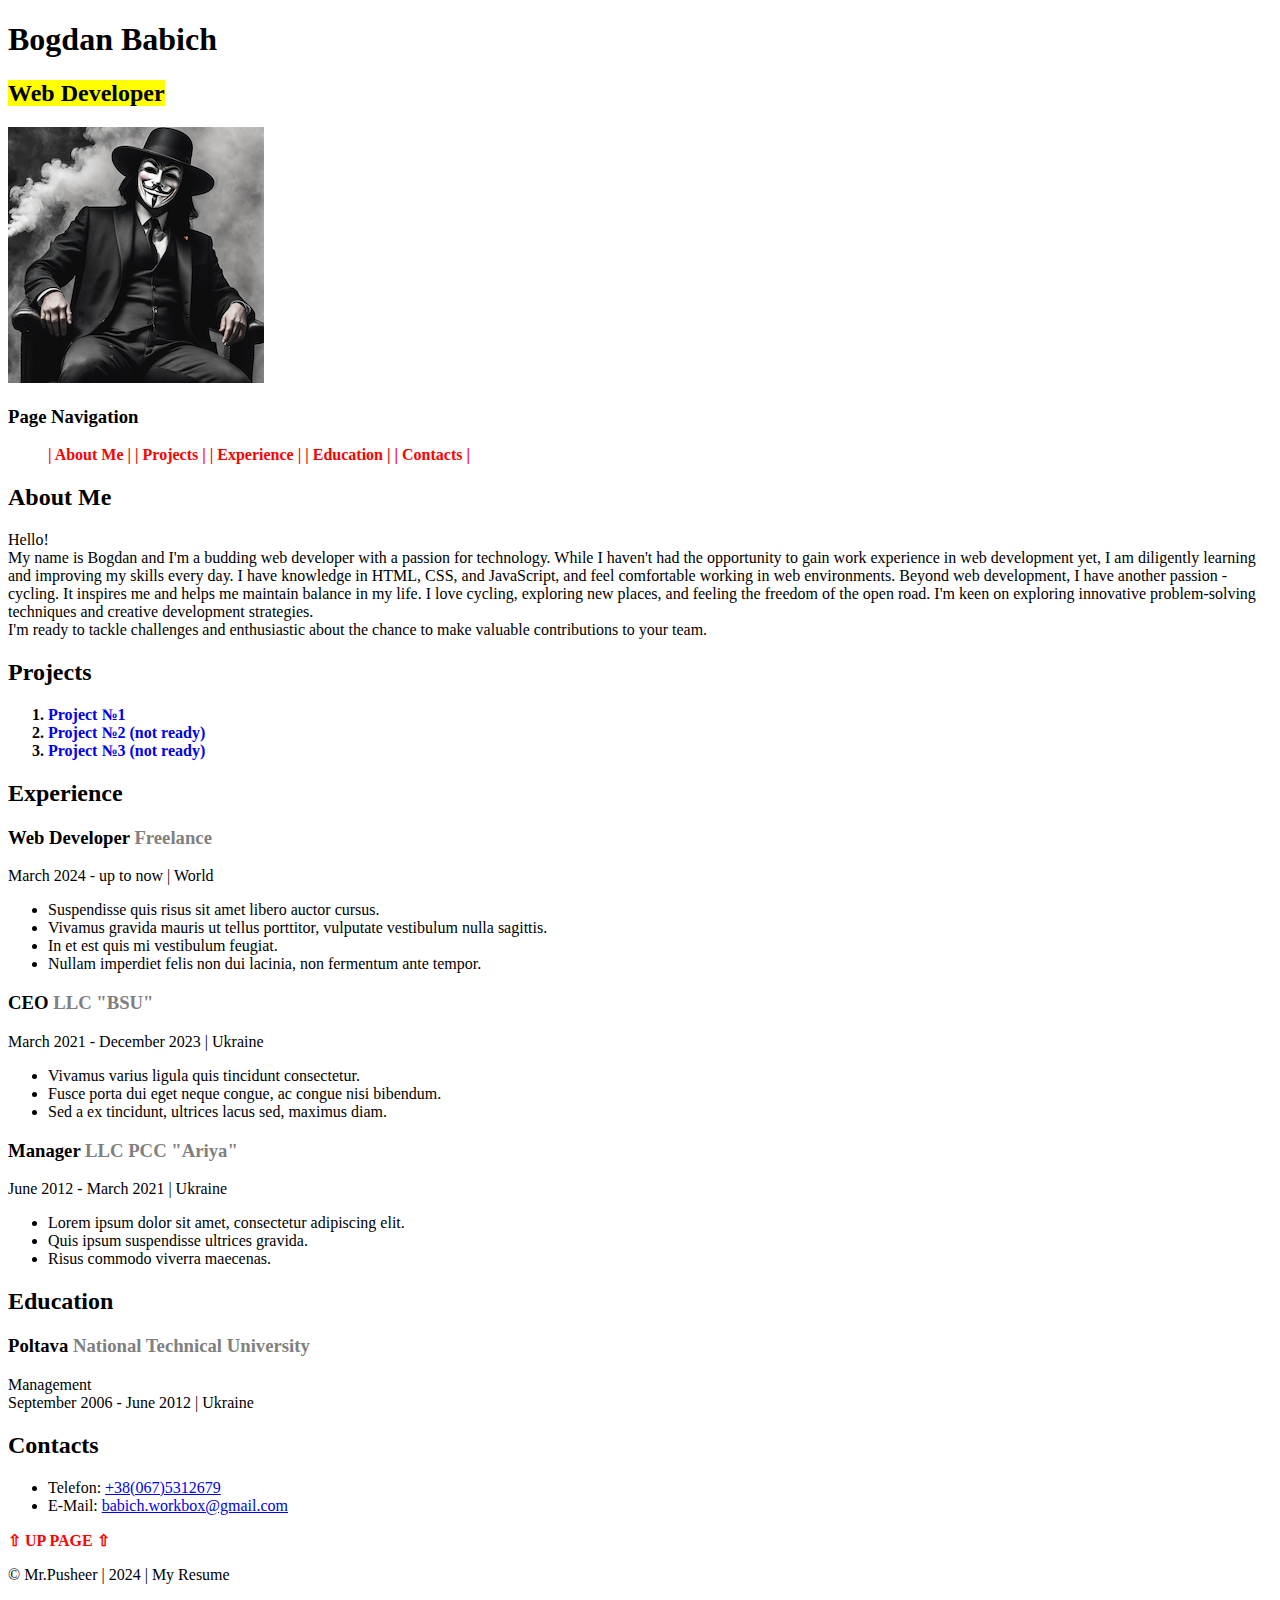
<file: lesson_2/index.html>
<!DOCTYPE html>
<html lang="en">
  <head>
    <!-- prettier-ignore -->
    <meta charset="UTF-8">
    <!-- prettier-ignore -->
    <meta name="viewport" content="width=device-width, initial-scale=1.0">
    <title>lesson_2 (My Resume)</title>
  </head>
  <!-- !!! В деаких теґах застосовано атрибут `style` бо ми ще не вчили каскадні таблиці стилів (CSS) -->
  <body>
    <header id="header">
      <!-- Title -->
      <h1>Bogdan Babich</h1>
      <h2><mark>Web Developer</mark></h2>
      <!-- prettier-ignore -->
      <img src="img/anonymous.png" alt="A man in a mask and hat sits on a chair">
      <!-- Nav -->
      <h3>Page Navigation</h3>
      <ul style="font-weight: bold; list-style-type: none">
        <li style="display: inline-block">
          <a
            href="#about-me"
            title="Go to About Me"
            style="text-decoration: none; color: red"
            >| About Me |
          </a>
        </li>
        <li style="display: inline-block">
          <a
            href="#projects"
            title="Go to Projects"
            style="text-decoration: none; color: red"
            >| Projects |
          </a>
        </li>
        <li style="display: inline-block">
          <a
            href="#experience"
            title="Go to Experience"
            style="text-decoration: none; color: red"
            >| Experience |
          </a>
        </li>
        <li style="display: inline-block">
          <a
            href="#education"
            title="Go to Education"
            style="text-decoration: none; color: red"
            >| Education |
          </a>
        </li>
        <li style="display: inline-block">
          <a
            href="#contacts"
            title="Go to Contacts"
            style="text-decoration: none; color: red"
            >| Contacts |
          </a>
        </li>
      </ul>
    </header>
    <main>
      <!-- About Me -->
      <div id="about-me">
        <h2>About Me</h2>
        <!-- prettier-ignore -->
        <p class="text">
          Hello! <br>
          My name is Bogdan and I'm a budding web developer with a passion for
          technology. While I haven't had the opportunity to gain work
          experience in web development yet, I am diligently learning and
          improving my skills every day. I have knowledge in HTML, CSS, and
          JavaScript, and feel comfortable working in web environments. Beyond
          web development, I have another passion - cycling. It inspires me and
          helps me maintain balance in my life. I love cycling, exploring new
          places, and feeling the freedom of the open road. I'm keen on
          exploring innovative problem-solving techniques and creative
          development strategies.<br>
          I'm ready to tackle challenges and enthusiastic about the chance to
          make valuable contributions to your team.
        </p>
      </div>
      <!-- Projects -->
      <div id="projects">
        <h2>Projects</h2>
        <ol style="font-weight: bold">
          <li>
            <a
              href="my-progect.html"
              title="Go to My Website"
              target="_blank"
              style="text-decoration: none"
              >Project №1
            </a>
          </li>
          <li>
            <a
              href="https://google.com"
              title="Go to Google.com"
              target="_blank"
              style="text-decoration: none"
              >Project №2 (not ready)
            </a>
          </li>
          <li>
            <a
              href="https://google.com"
              title="Go to Google.com"
              target="_blank"
              style="text-decoration: none"
              >Project №3 (not ready)
            </a>
          </li>
        </ol>
      </div>
      <!-- Experience -->
      <div id="experience">
        <h2>Experience</h2>
        <!-- Company 1 -->
        <div>
          <h3>Web Developer <span style="color: gray">Freelance</span></h3>
          <p>March 2024 - up to now | World</p>
          <ul>
            <li>Suspendisse quis risus sit amet libero auctor cursus.</li>
            <li>
              Vivamus gravida mauris ut tellus porttitor, vulputate vestibulum
              nulla sagittis.
            </li>
            <li>In et est quis mi vestibulum feugiat.</li>
            <li>
              Nullam imperdiet felis non dui lacinia, non fermentum ante tempor.
            </li>
          </ul>
        </div>
        <!-- Company 2 -->
        <div>
          <h3>CEO <span style="color: gray">LLC "BSU"</span></h3>
          <p>March 2021 - December 2023 | Ukraine</p>
          <ul>
            <li>Vivamus varius ligula quis tincidunt consectetur.</li>
            <li>Fusce porta dui eget neque congue, ac congue nisi bibendum.</li>
            <li>Sed a ex tincidunt, ultrices lacus sed, maximus diam.</li>
          </ul>
        </div>
        <!-- Company 3 -->
        <div>
          <h3>Manager <span style="color: gray">LLC PCC "Ariya"</span></h3>
          <p>June 2012 - March 2021 | Ukraine</p>
          <ul>
            <li>Lorem ipsum dolor sit amet, consectetur adipiscing elit.</li>
            <li>Quis ipsum suspendisse ultrices gravida.</li>
            <li>Risus commodo viverra maecenas.</li>
          </ul>
        </div>
      </div>
      <!-- Education -->
      <div id="education">
        <h2>Education</h2>
        <h3>
          Poltava <span style="color: gray">National Technical University</span>
        </h3>
        <!-- prettier-ignore -->
        <p>
          Management <br>
          September 2006 - June 2012 | Ukraine
        </p>
      </div>
    </main>
    <!-- Contacts -->
    <footer>
      <div id="contacts">
        <h2>Contacts</h2>
        <ul>
          <li>
            Telefon:
            <a href="tel:+380675312679" title="Call me">+38(067)5312679</a>
          </li>
          <li>
            E-Mail:
            <a href="mailto:babich.workbox@gmail.com" title="Send me an e-mail"
              >babich.workbox@gmail.com
            </a>
          </li>
        </ul>
      </div>
      <a
        href="#header"
        title="Back to the top of the page"
        style="text-decoration: none; font-weight: bold; color: red"
        >&#8679; UP PAGE &#8679;
      </a>
      <p>&copy; Mr.Pusheer | 2024 | My Resume</p>
    </footer>
  </body>
</html>
</file>
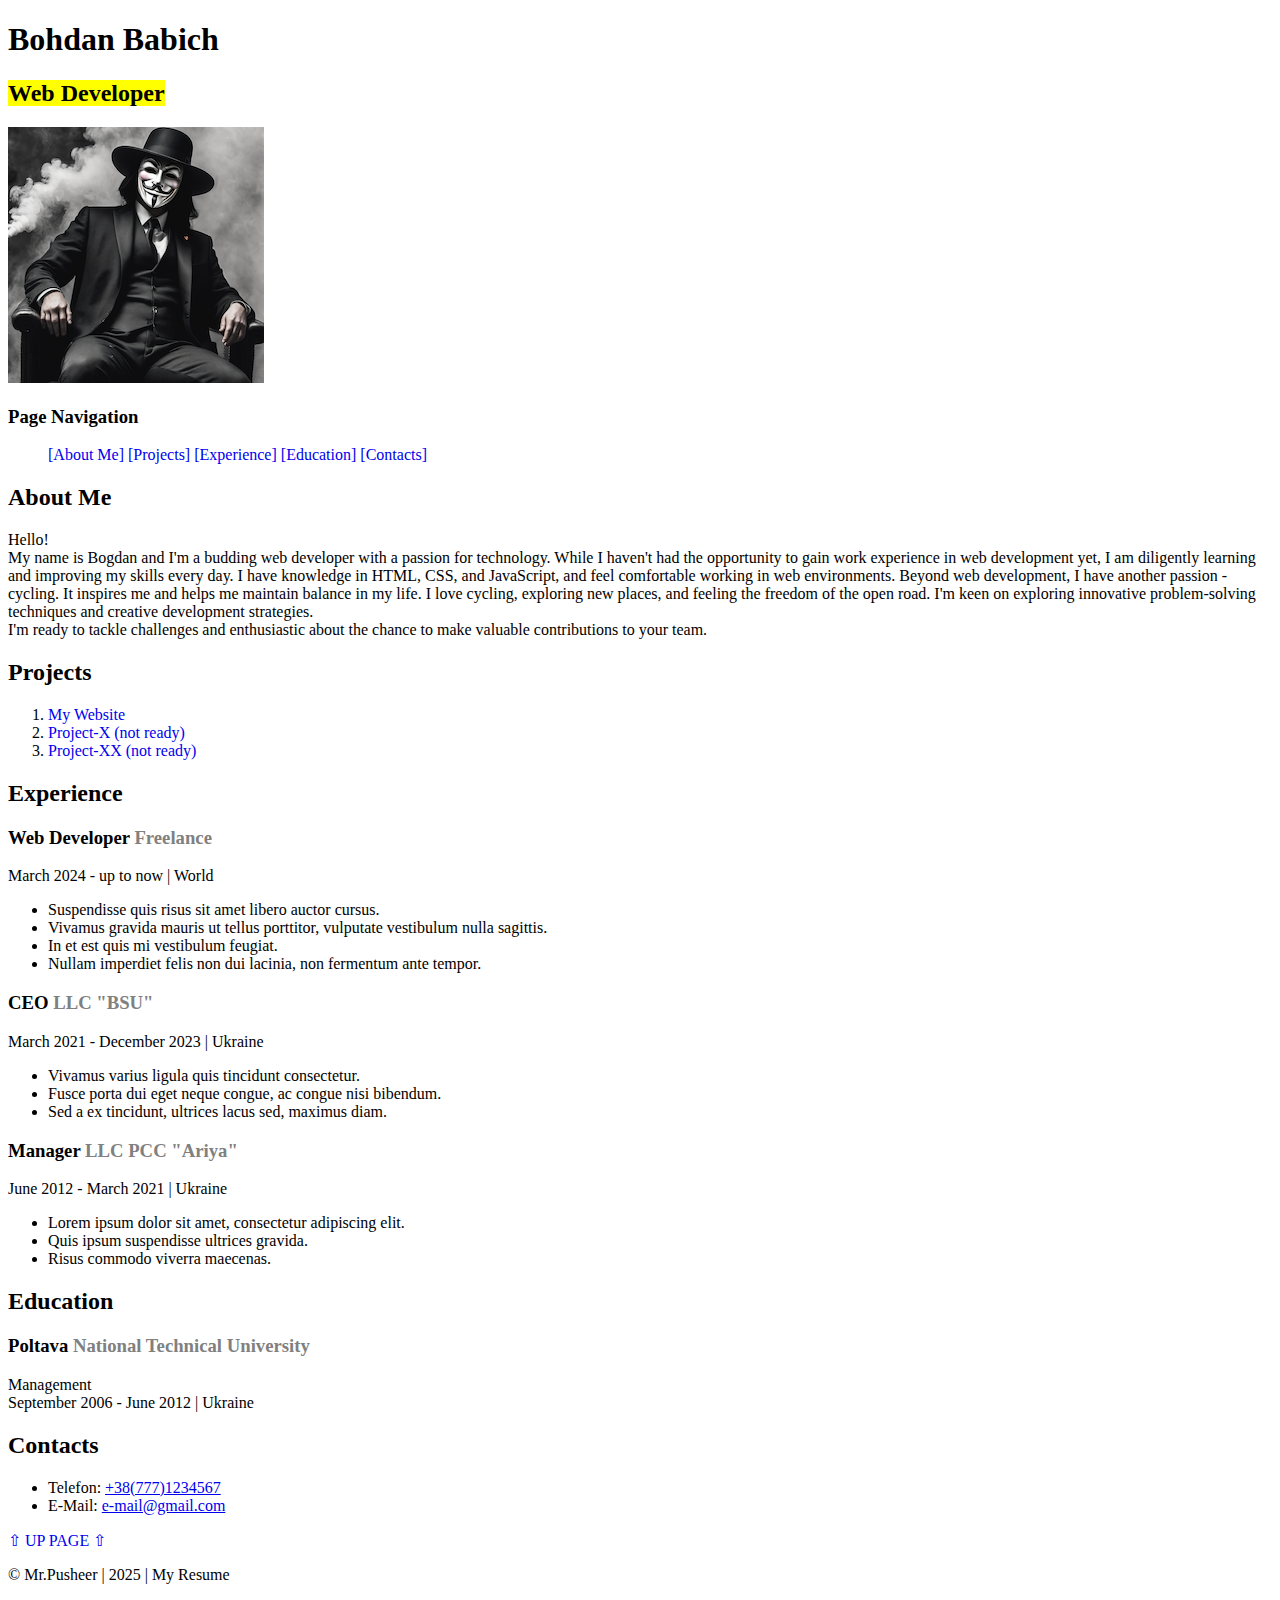
<file: fls-homework/lesson_02/index.html>
<!DOCTYPE html>
<html lang="en">
	<head>
		<meta charset="UTF-8">
		<meta name="viewport" content="width=device-width, initial-scale=1.0">
		<title>lesson_2</title>
	</head>
	<!-- !!! В теґах застосовано атрибут `style` бо ми ще не вчили каскадні таблиці стилів (CSS) -->
	<body>
		<header id="header">
			<h1>Bohdan Babich</h1>
			<h2><mark>Web Developer</mark></h2>
			<img src="img/anonymous.png" alt="A man in a mask and hat sits on a chair">
			<h3>Page Navigation</h3>
			<ul>
				<li style="display: inline-block">
					<a
						href="#about-me"
						title="Go to About Me"
						style="text-decoration: none">
						[About Me]
					</a>
				</li>
				<li style="display: inline-block">
					<a
						href="#projects"
						title="Go to Projects"
						style="text-decoration: none">
						[Projects]
					</a>
				</li>
				<li style="display: inline-block">
					<a
						href="#experience"
						title="Go to Experience"
						style="text-decoration: none">
						[Experience]
					</a>
				</li>
				<li style="display: inline-block">
					<a
						href="#education"
						title="Go to Education"
						style="text-decoration: none">
						[Education]
					</a>
				</li>
				<li style="display: inline-block">
					<a
						href="#contacts"
						title="Go to Contacts"
						style="text-decoration: none">
						[Contacts]
					</a>
				</li>
			</ul>
		</header>
		<main>
			<div id="about-me">
				<h2>About Me</h2>
				<p class="text"> Hello! <br> My name is Bogdan and I'm a budding web
					developer with a passion for technology. While I haven't had the
					opportunity to gain work experience in web development yet, I am diligently
					learning and improving my skills every day. I have knowledge in HTML, CSS,
					and JavaScript, and feel comfortable working in web environments. Beyond
					web development, I have another passion - cycling. It inspires me and helps
					me maintain balance in my life. I love cycling, exploring new places, and
					feeling the freedom of the open road. I'm keen on exploring innovative
					problem-solving techniques and creative
					development strategies.<br> I'm ready to tackle challenges and enthusiastic
					about the chance to make valuable contributions to your team.
				</p>
			</div>
			<div id="projects">
				<h2>Projects</h2>
				<ol>
					<li>
						<a
							href="my-progect.html"
							title="Go to My Website"
							target="_blank"
							style="text-decoration: none">
							My Website
						</a>
					</li>
					<li>
						<a
							href="https://www.google.com"
							title="Go to Google"
							target="_blank"
							style="text-decoration: none">
							Project-X (not ready)
						</a>
					</li>
					<li>
						<a
							href="https://www.google.com"
							title="Go to Google"
							target="_blank"
							style="text-decoration: none">
							Project-XX (not ready)
						</a>
					</li>
				</ol>
			</div>
			<div id="experience">
				<h2>Experience</h2>
				<h3>Web Developer <span style="color: gray">Freelance</span></h3>
				<p>March 2024 - up to now | World</p>
				<ul>
					<li>Suspendisse quis risus sit amet libero auctor cursus.</li>
					<li>Vivamus gravida mauris ut tellus porttitor, vulputate vestibulum nulla
						sagittis.</li>
					<li>In et est quis mi vestibulum feugiat.</li>
					<li>Nullam imperdiet felis non dui lacinia, non fermentum ante tempor.</li>
				</ul>
				<h3>CEO <span style="color: gray">LLC "BSU"</span></h3>
				<p>March 2021 - December 2023 | Ukraine</p>
				<ul>
					<li>Vivamus varius ligula quis tincidunt consectetur.</li>
					<li>Fusce porta dui eget neque congue, ac congue nisi bibendum.</li>
					<li>Sed a ex tincidunt, ultrices lacus sed, maximus diam.</li>
				</ul>
				<h3>Manager <span style="color: gray">LLC PCC "Ariya"</span></h3>
				<p>June 2012 - March 2021 | Ukraine</p>
				<ul>
					<li>Lorem ipsum dolor sit amet, consectetur adipiscing elit.</li>
					<li>Quis ipsum suspendisse ultrices gravida.</li>
					<li>Risus commodo viverra maecenas.</li>
				</ul>
			</div>
			<div id="education">
				<h2>Education</h2>
				<h3>Poltava <span style="color: gray">National Technical
						University</span></h3>
				<p>Management <br> September 2006 - June 2012 | Ukraine</p>
			</div>
		</main>
		<footer>
			<div id="contacts">
				<h2>Contacts</h2>
				<ul>
					<li>Telefon:
						<a
							href="tel:+38(777)1234567"
							title="Call me">
							+38(777)1234567
						</a>
					</li>
					<li>E-Mail:
						<a
							href="mailto:e-mail@gmail.com"
							title="Send me an e-mail">
							e-mail@gmail.com
						</a>
					</li>
				</ul>
			</div>
			<a
				href="#header"
				title="Back to the top of the page"
				style="text-decoration: none">
				&#8679; UP PAGE &#8679;
			</a>
			<p>© Mr.Pusheer | 2025 | My Resume</p>
		</footer>
		<p>

		</p>
	</body>
</html>
</file>
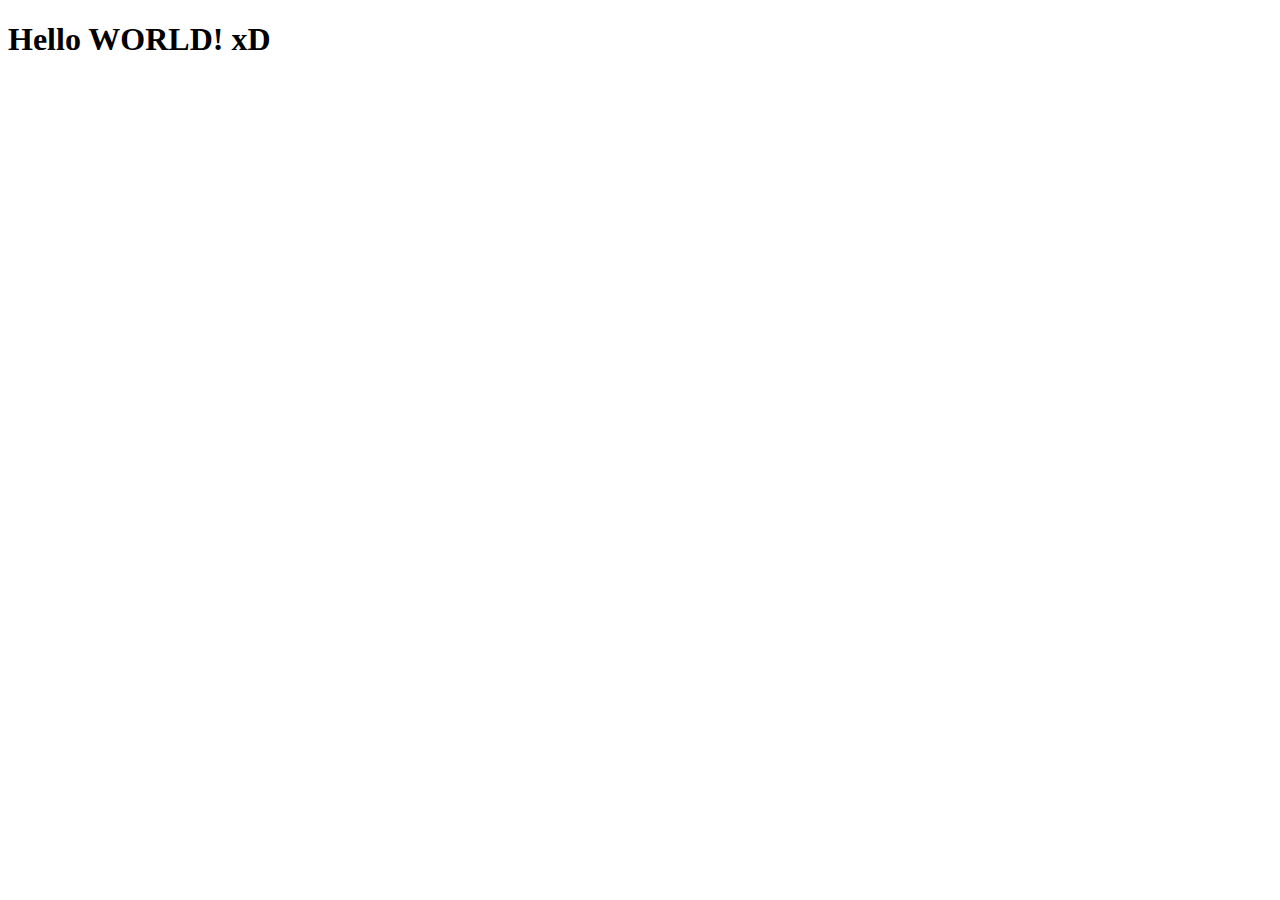
<file: fls-homework/lesson_1/index.html>
<!DOCTYPE html>
<html lang="en">
  <head>
    <meta charset="UTF-8">
    <meta name="viewport" content="width=device-width, initial-scale=1.0">
    <title>Document</title>
  </head>
  <body>
    <h1>Hello WORLD! xD</h1>
  </body>
</html>
</file>
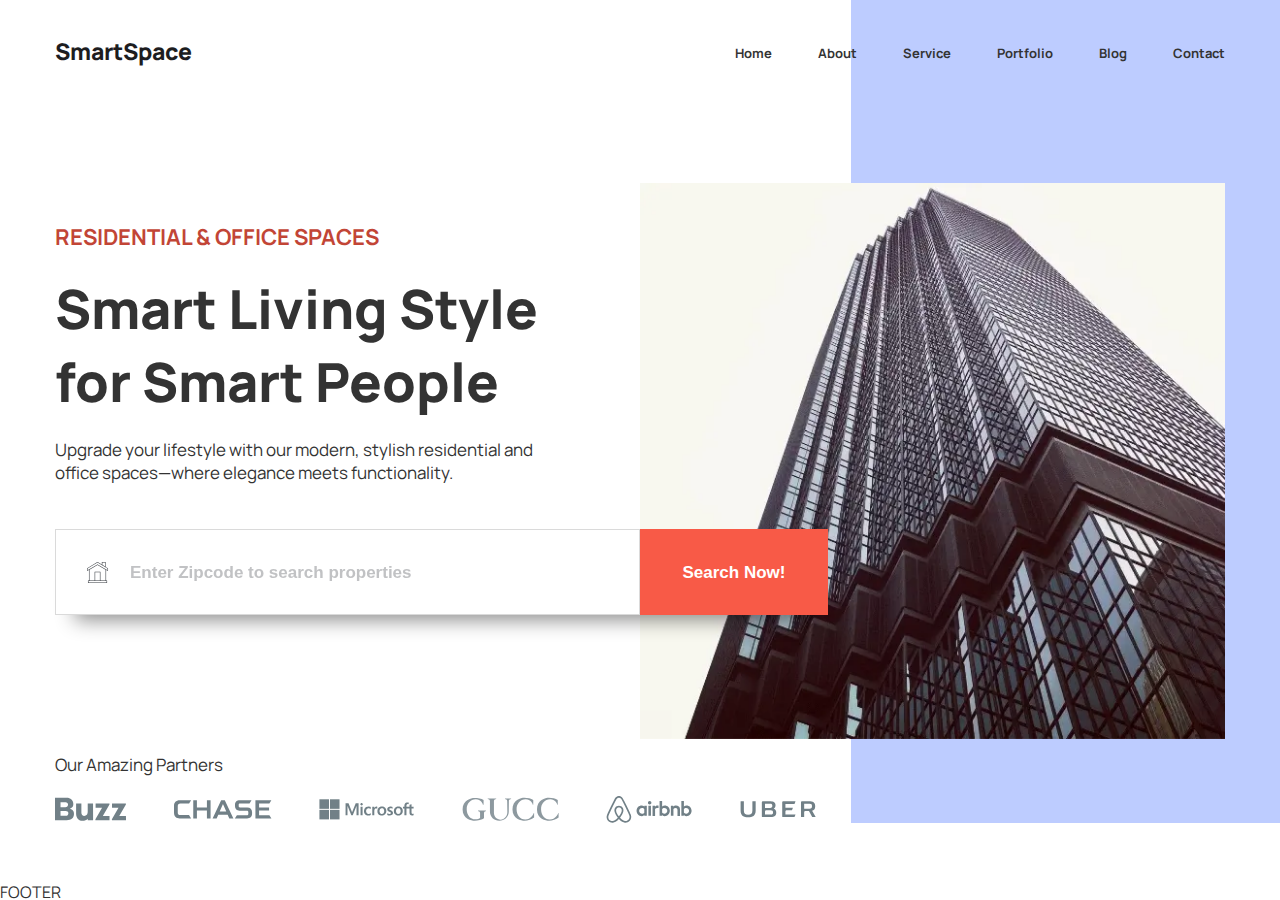
<file: mc/smart-space/index.html>
<!DOCTYPE html>
<html lang="en">
	<head>
		<meta charset="UTF-8">
		<meta name="viewport" content="width=device-width, initial-scale=1.0">
		<link rel="stylesheet"
			href="https://fonts.googleapis.com/css?family=Manrope:regular,500,600,700,800&display=swap">
		<link rel="stylesheet" href="css/style.css">
		<link rel="stylesheet"
			href="https://cdn.jsdelivr.net/npm/swiper@11/swiper-bundle.min.css">

		<title>SmartSpace</title>
	</head>
	<body>
		<div class="wrapper">
			<header class="header">
				<div class="header__container">
					<a class="header__logo" href="#">SmartSpace</a>
					<nav class="header__menu menu">
						<ul class="menu__list">
							<li class="menu__item">
								<a class="menu__link" href="#">Home</a>
							</li>
							<li class="menu__item">
								<a class="menu__link" href="#">About</a> <!-- How it works? -->
							</li>
							<li class="menu__item">
								<a class="menu__link" href="#">Service</a> <!-- Best Offers -->
							</li>
							<li class="menu__item">
								<a class="menu__link" href="#">Portfolio</a> <!-- Week Offer -->
							</li>
							<li class="menu__item">
								<a class="menu__link" href="#">Blog</a> <!-- Reviews -->
							</li>
							<li class="menu__item">
								<a class="menu__link" href="#">Contact</a> <!-- Subscribe -->
							</li>
						</ul>
					</nav>
				</div>
			</header>
			<main class="page">
				<section class="page__main main-block">
					<div class="main-block__container">
						<div class="main-block__body body-main-block">
							<div class="body-main-block__content content-main-block">
								<div class="content-main-block__body">
									<div class="content-main-block__sub-title">
										RESIDENTIAL & OFFICE SPACES
									</div>
									<h1 class="content-main-block__title">
										Smart Living Style for Smart People
									</h1>
									<div class="content-main-block__text">
										Upgrade your lifestyle with our modern, stylish residential and office
										spaces—where elegance meets functionality.
									</div>
								</div>
								<form class="content-main-block__form form-main-block" action="#">
									<input class="form-main-block__input" type="text"
										placeholder="Enter Zipcode to search properties">
									<button class="form-main-block__button" type="submit">
										Search Now!
									</button>
								</form>
							</div>
							<div class="body-main-block__slider slider-main-block swiper">
								<div class="slider-main-block__wrapper swiper-wrapper">
									<div class="slider-main-block__slide swiper-slide">
										<img src="img/main/slider/slide_01.webp" alt="Slide Image 1">
									</div>
									<div class="slider-main-block__slide swiper-slide">
										<img src="img/main/slider/slide_02.webp" alt="Slide Image 2">
									</div>
									<div class="slider-main-block__slide swiper-slide">
										<img src="img/main/slider/slide_03.webp" alt="Slide Image 3">
									</div>
								</div>
							</div>
						</div>
						<div class="main-block__partners partners-main-block">
							<div class="partners-main-block__label">
								Our Amazing Partners
							</div>
							<div class="partners-main-block__items">
								<div class="partners-main-block__item">
									<img src="img/main/partners/logo_buzz.svg" alt="Logo Buzz">
								</div>
								<div class="partners-main-block__item">
									<img src="img/main/partners/logo_chase.svg" alt="Logo CHASE">
								</div>
								<div class="partners-main-block__item">
									<img src="img/main/partners/logo_microsoft.svg" alt="Logo Microsoft">
								</div>
								<div class="partners-main-block__item">
									<img src="img/main/partners/logo_gucc.svg" alt="Logo GUCC">
								</div>
								<div class="partners-main-block__item">
									<img src="img/main/partners/logo_airbnb.svg" alt="Logo airbnb">
								</div>
								<div class="partners-main-block__item">
									<img src="img/main/partners/logo_uber.svg" alt="Logo UBER">
								</div>
							</div>
						</div>
					</div>
				</section>
			</main>
			<footer class="footer">
				FOOTER
			</footer>
		</div>
		<script
			src="https://cdn.jsdelivr.net/npm/swiper@11/swiper-bundle.min.js">
		</script>
		<script src="js/script.js"></script>
	</body>
</html>
</file>
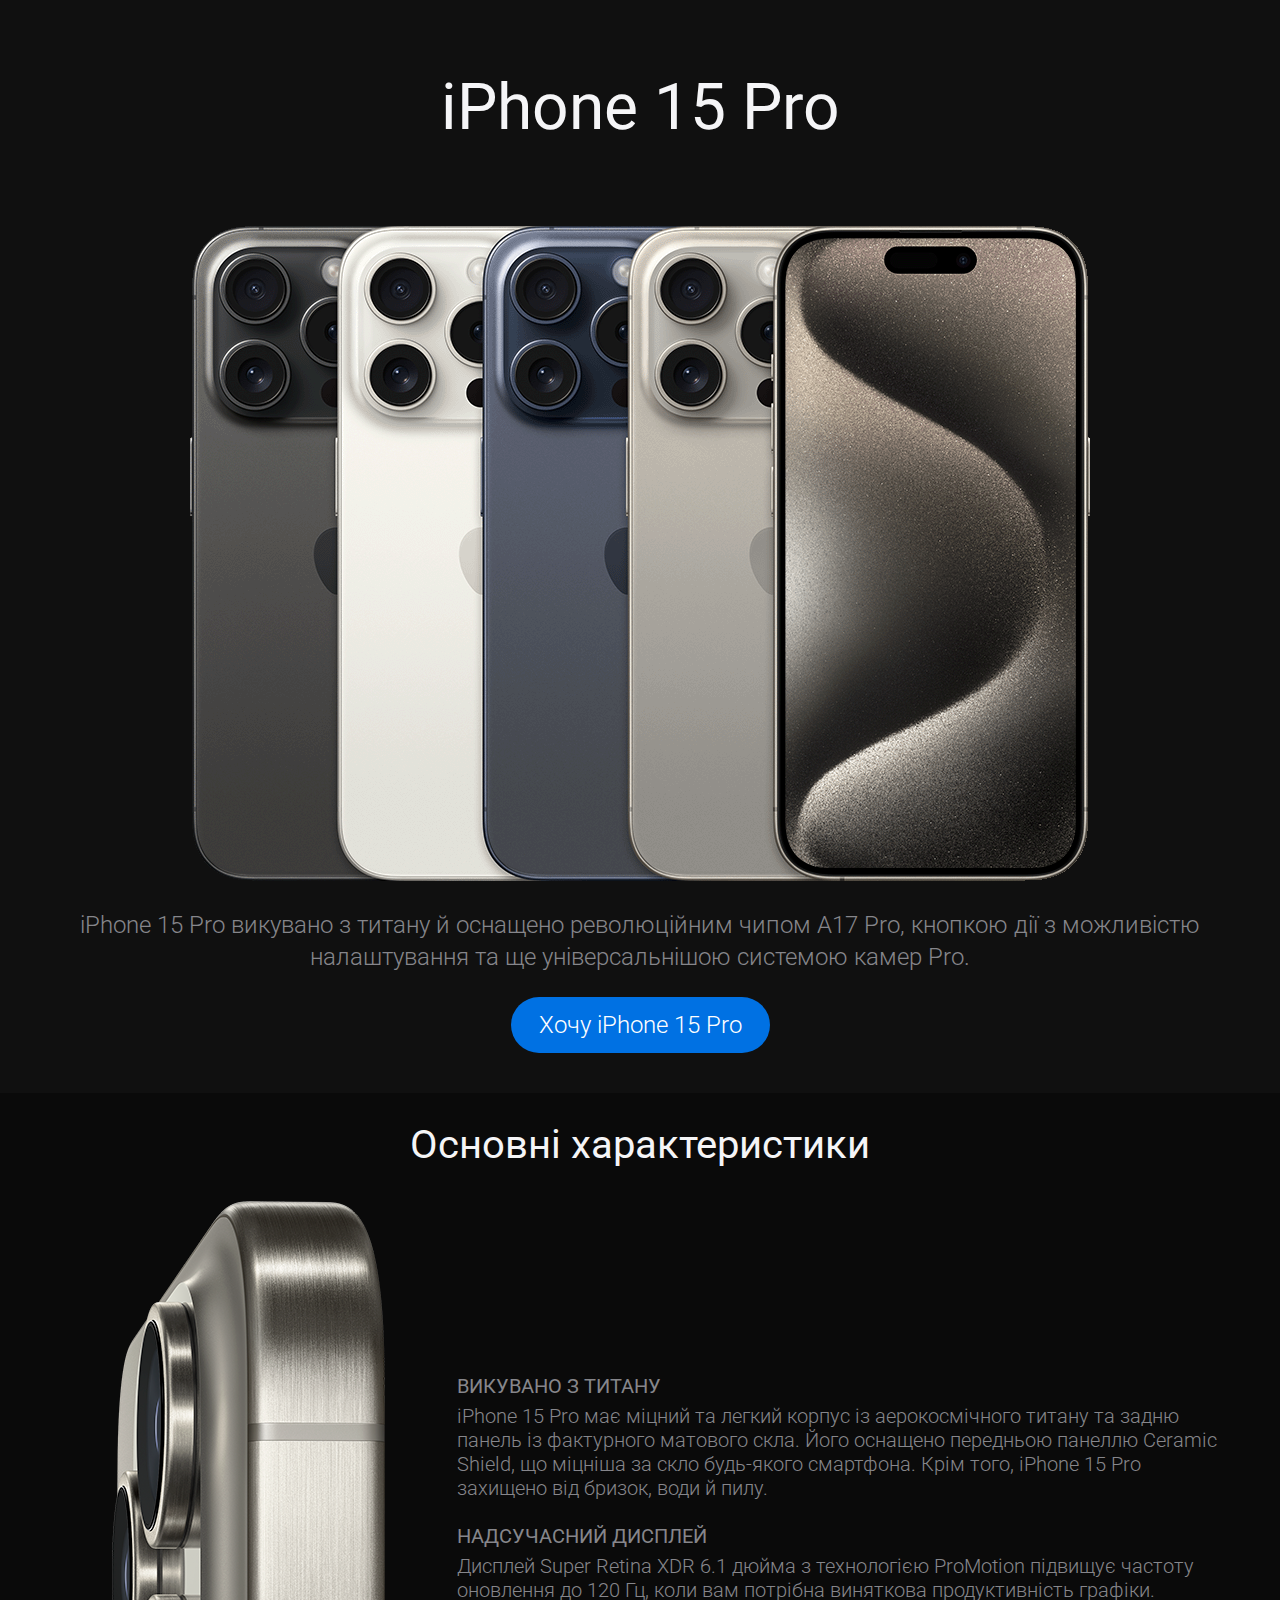
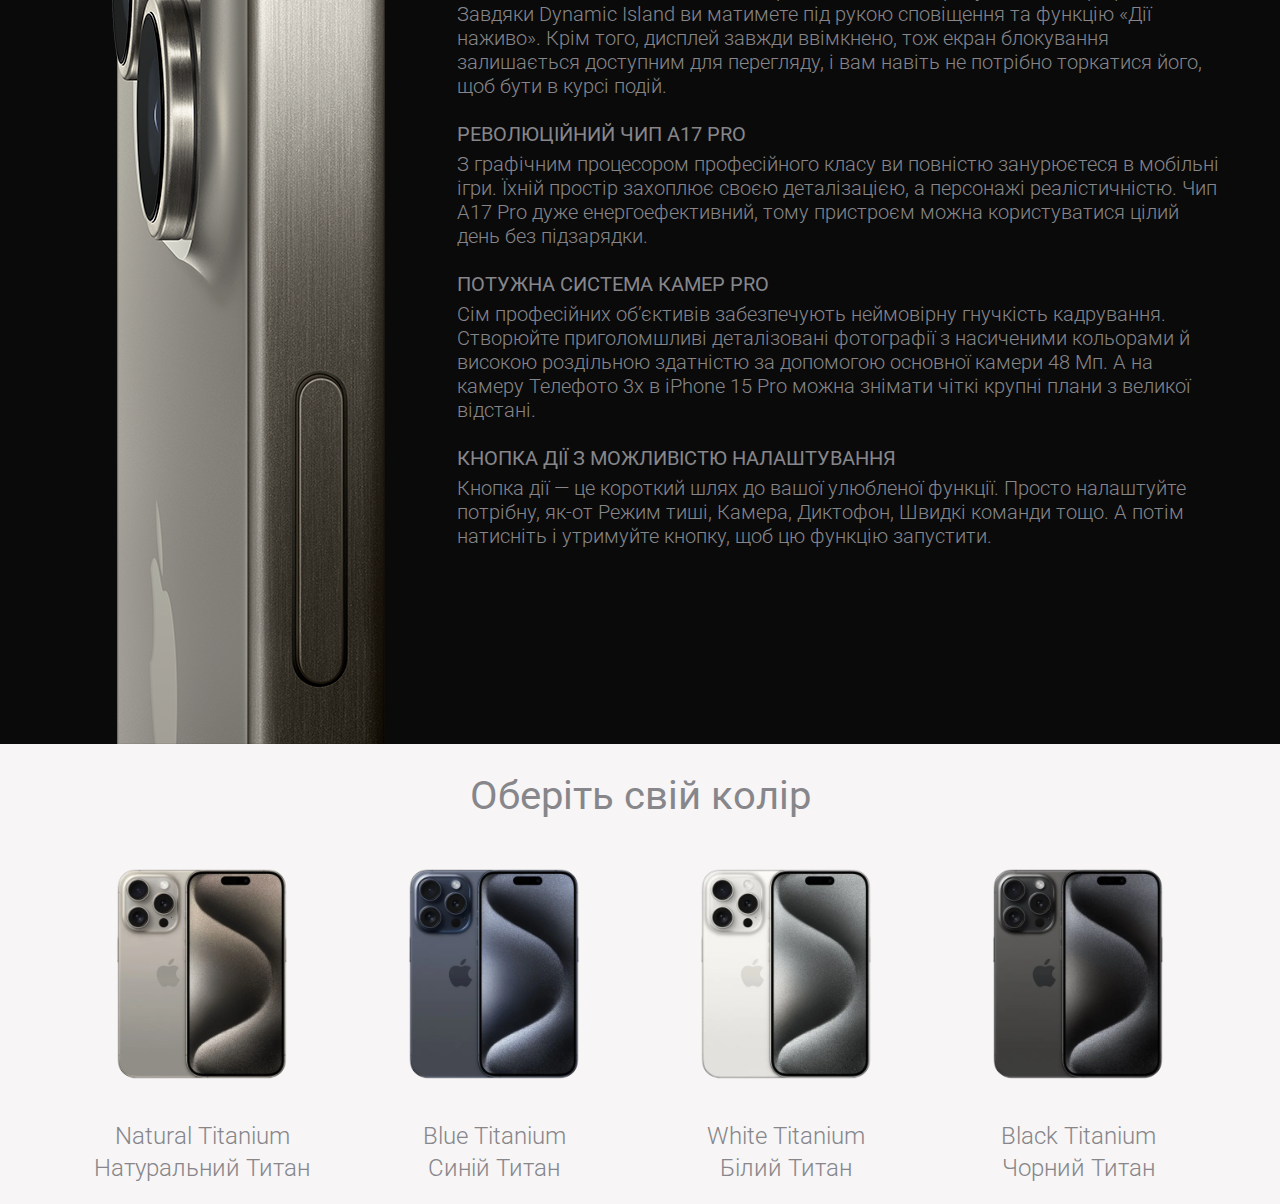
<file: training-projects/iphone-15-pro/index.html>
<!DOCTYPE html>
<html lang="uk">
  <head>
    <meta charset="UTF-8" />
    <meta name="viewport" content="width=device-width, initial-scale=1.0" />

    <link rel="preconnect" href="https://fonts.googleapis.com" />
    <link rel="preconnect" href="https://fonts.gstatic.com" crossorigin />
    <link
      href="https://fonts.googleapis.com/css2?family=Roboto:wght@300;400&display=swap"
      rel="stylesheet"
    />

    <link href="css/style.css" rel="stylesheet" />

    <title>Iphone 15 Pro</title>
  </head>
  <body>
    <!-- <header class="header">
      <div class="container">
        <nav class="nav">
          <ul class="menu">
            <li class="menu-iten">
              <a class="menu-linl" href="#cfunctions">Характеристики</a>
            </li>
            <li class="menu-iten">
              <a class="menu-linl" href="#color">Колір</a>
            </li>
            <li class="menu-iten">
              <a class="menu-linl" href="#contacts">Замовити</a>
            </li>
          </ul>
          <a class="logo">
            <img class="logo-img" src="img/logo.svg" alt="Логотип сайту" />
          </a>
          <a class="phone" href="tel:+380671234567">+38(067)123-45-67</a>
        </nav>
      </div>
    </header> -->
    <main class="main">
      <section class="headline">
        <div class="container">
          <h1 class="title">iPhone 15 Pro</h1>
          <img
            class="headline-img"
            src="img/iphone-15-pro.png"
            alt="iPhone 15 Pro"
          />
          <p class="headline-text">
            iPhone 15 Pro викувано з титану й оснащено революційним чипом A17
            Pro, кнопкою дії з можливістю налаштування та ще універсальнішою
            системою камер Pro.
          </p>
          <a class="headline-btn" href="#contacts">Хочу iPhone 15 Pro</a>
        </div>
      </section>
      <section id="cfunctions" class="functions">
        <div class="container">
          <h2 class="functions-title">Основні характеристики</h2>
          <div class="functions-info">
            <img
              class="functions-img"
              src="img/iphone-one-l.png"
              alt="iPhone 15 Pro"
            />
            <div class="functions-text">
              <h3>ВИКУВАНО З ТИТАНУ</h3>
              <p>
                iPhone 15 Pro має міцний та легкий корпус із аерокосмічного
                титану та задню панель із фактурного матового скла. Його
                оснащено передньою панеллю Ceramic Shield, що міцніша за скло
                будь-якого смартфона. Крім того, iPhone 15 Pro захищено від
                бризок, води й пилу.
              </p>
              <h3>НАДСУЧАСНИЙ ДИСПЛЕЙ</h3>
              <p>
                Дисплей Super Retina XDR 6.1 дюйма з технологією ProMotion
                підвищує частоту оновлення до 120 Гц, коли вам потрібна
                виняткова продуктивність графіки. Завдяки Dynamic Island ви
                матимете під рукою сповіщення та функцію «Дії наживо». Крім
                того, дисплей завжди ввімкнено, тож екран блокування залишається
                доступним для перегляду, і вам навіть не потрібно торкатися
                його, щоб бути в курсі подій.
              </p>
              <h3>РЕВОЛЮЦІЙНИЙ ЧИП A17 PRO</h3>
              <p>
                З графічним процесором професійного класу ви повністю
                занурюєтеся в мобільні ігри. Їхній простір захоплює своєю
                деталізацією, а персонажі реалістичністю. Чип A17 Pro дуже
                енергоефективний, тому пристроєм можна користуватися цілий день
                без підзарядки.
              </p>
              <h3>ПОТУЖНА СИСТЕМА КАМЕР PRO</h3>
              <p>
                Сім професійних об’єктивів забезпечують неймовірну гнучкість
                кадрування. Створюйте приголомшливі деталізовані фотографії з
                насиченими кольорами й високою роздільною здатністю за допомогою
                основної камери 48 Мп. А на камеру Телефото 3х в iPhone 15 Pro
                можна знімати чіткі крупні плани з великої відстані.
              </p>

              <h3>КНОПКА ДІЇ З МОЖЛИВІСТЮ НАЛАШТУВАННЯ</h3>
              <p>
                Кнопка дії — це короткий шлях до вашої улюбленої функції. Просто
                налаштуйте потрібну, як-от Режим тиші, Камера, Диктофон, Швидкі
                команди тощо. А потім натисніть і утримуйте кнопку, щоб цю
                функцію запустити.
              </p>
              <!-- <h3>СТВОРЕНИЙ ЗМІНЮВАТИ ВСЕ НА КРАЩЕ</h3>
              <p>
                В iPhone передбачено засоби захисту приватності, тож вашими
                даними керуватимете лише ви. Його виготовлено з більшої
                кількості перероблених матеріалів, що мінімізує вплив на
                навколишнє середовище. А інтегровані функції роблять iPhone іще
                доступнішим для кожного.
              </p> -->
            </div>
          </div>
        </div>
      </section>
      <section id="color" class="color">
        <div class="container">
          <h2 class="color-title">Оберіть свій колір</h2>
          <ul class="color-list">
            <li class="color-item">
              <img
                src="img/natural-titanium-700-1.webp"
                alt="iPhone 15 Pro Natural Titanium"
              />
              <h3>Natural Titanium</h3>
              <p>Натуральний Титан</p>
            </li>
            <li class="color-item">
              <img
                src="img/blue-titanium-700-1.webp"
                alt="iPhone 15 Pro Blue Titanium"
              />
              <h3>Blue Titanium</h3>
              <p>Синій Титан</p>
            </li>
            <li class="color-item">
              <img
                src="img/white-titanium-700-1.webp"
                alt="iPhone 15 Pro White Titanium"
              />
              <h3>White Titanium</h3>
              <p>Білий Титан</p>
            </li>
            <li class="color-item">
              <img
                src="img/black-titanium-700-1.webp"
                alt="iPhone 15 Pro Black Titanium"
              />
              <h3>Black Titanium</h3>
              <p>Чорний Титан</p>
            </li>
          </ul>
        </div>
      </section>
      <!-- <section id="contacts" class="contacts">
        <dir class="container">
          <div class="contacts-inner">
            <form class="contacts-form" action="#">
              <h2 class="contacts-title">iPhone 15 Pro</h2>
              <input
                class="contacts-input"
                type="text"
                placeholder="Як Вас звати?"
              />
              <input
                class="contacts-input"
                type="tel"
                placeholder="Ваш номер телефону?"
              />
              <p>В найблищий час ми Вам зателефонуємо.</p>
              <button>Замовити</button>
            </form>
            <img class="contacts-img" src="img/532.png" alt="iPhone 15 Pro" />
          </div>
        </dir>
      </section> -->
    </main>
    <!-- <footer class="footer">
      <div class="container">
        <div class="footer-wrapper">
          <a class="footer-link" href="https://github.com/MrPusheer"
            >&copy; Mr.Pusheer | 2024 | Landing page
          </a>
          <a class="logo">
            <img class="logo-img" src="img/logo.svg" alt="Логотип сайту" />
          </a>
          <a class="phone" href="tel:+380671234567">+38(067)123-45-67 </a>
        </div>
      </div>
    </footer> -->
  </body>
</html>
</file>
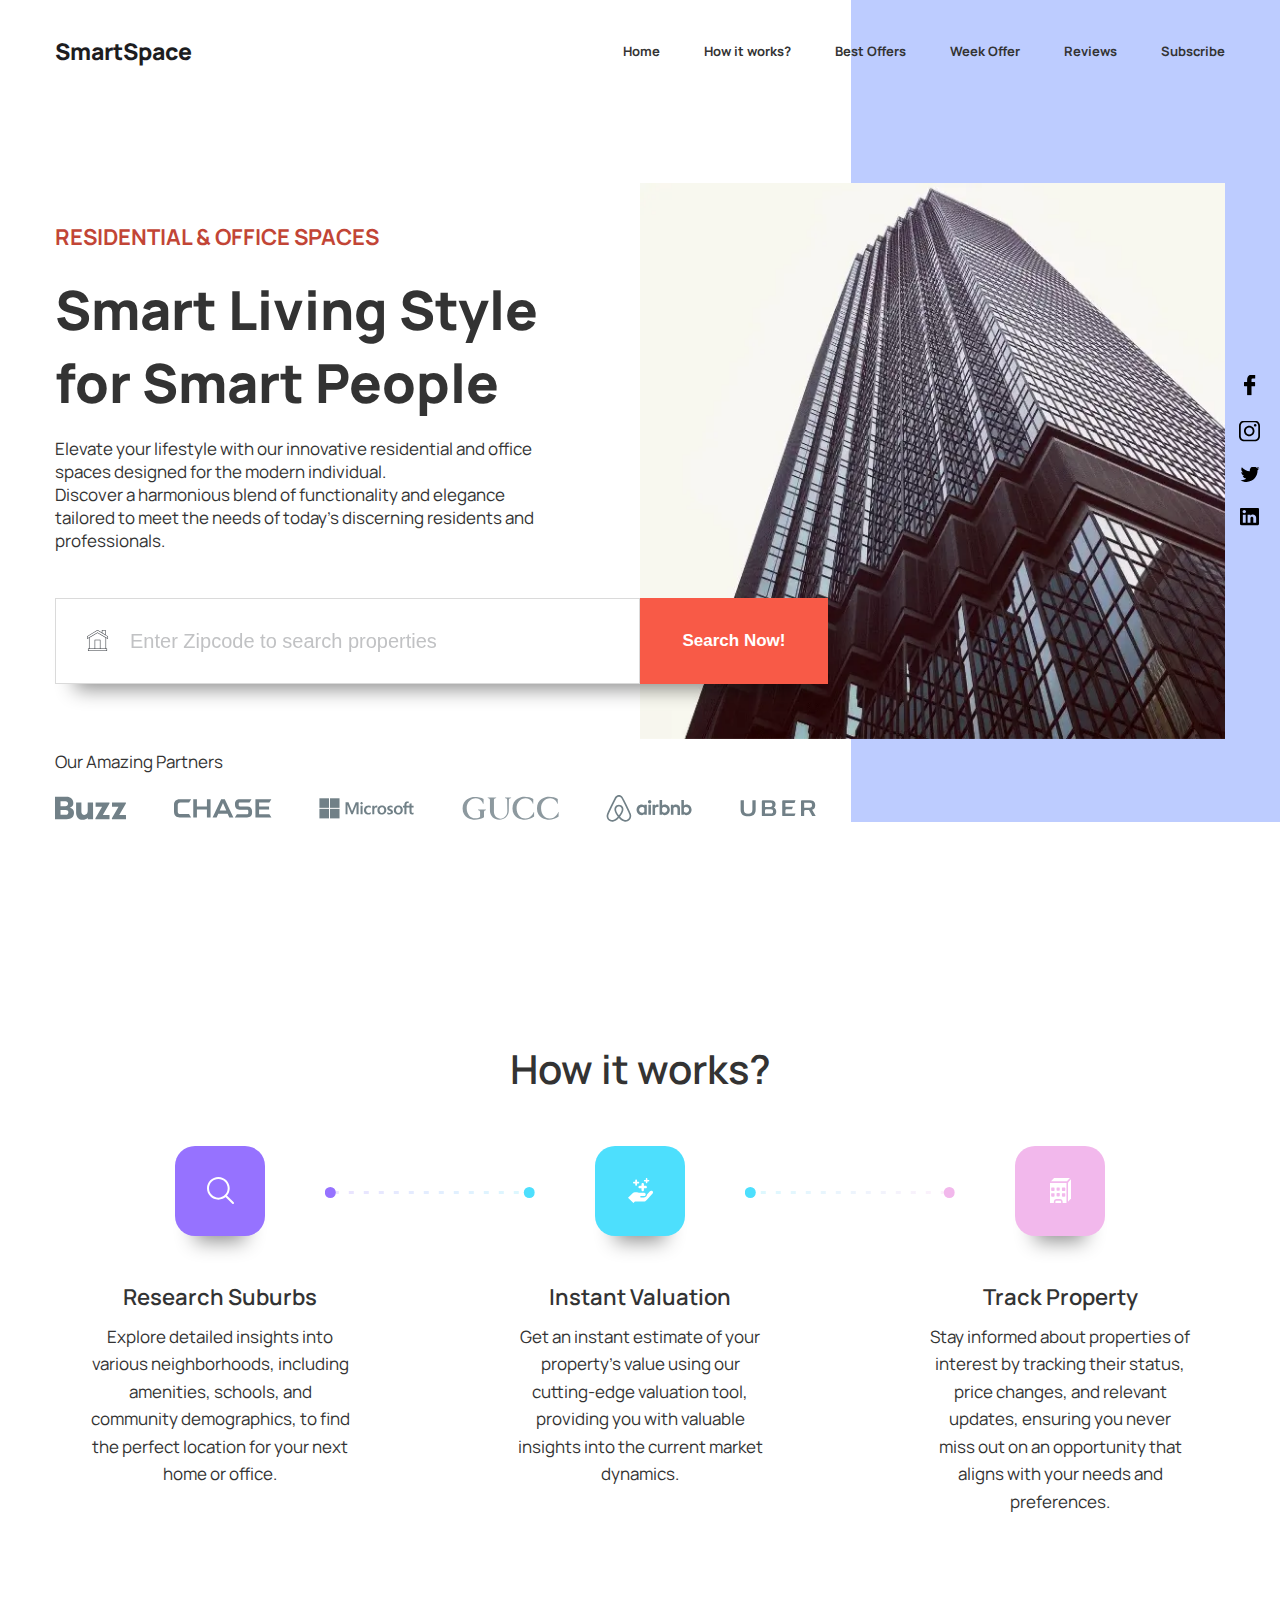
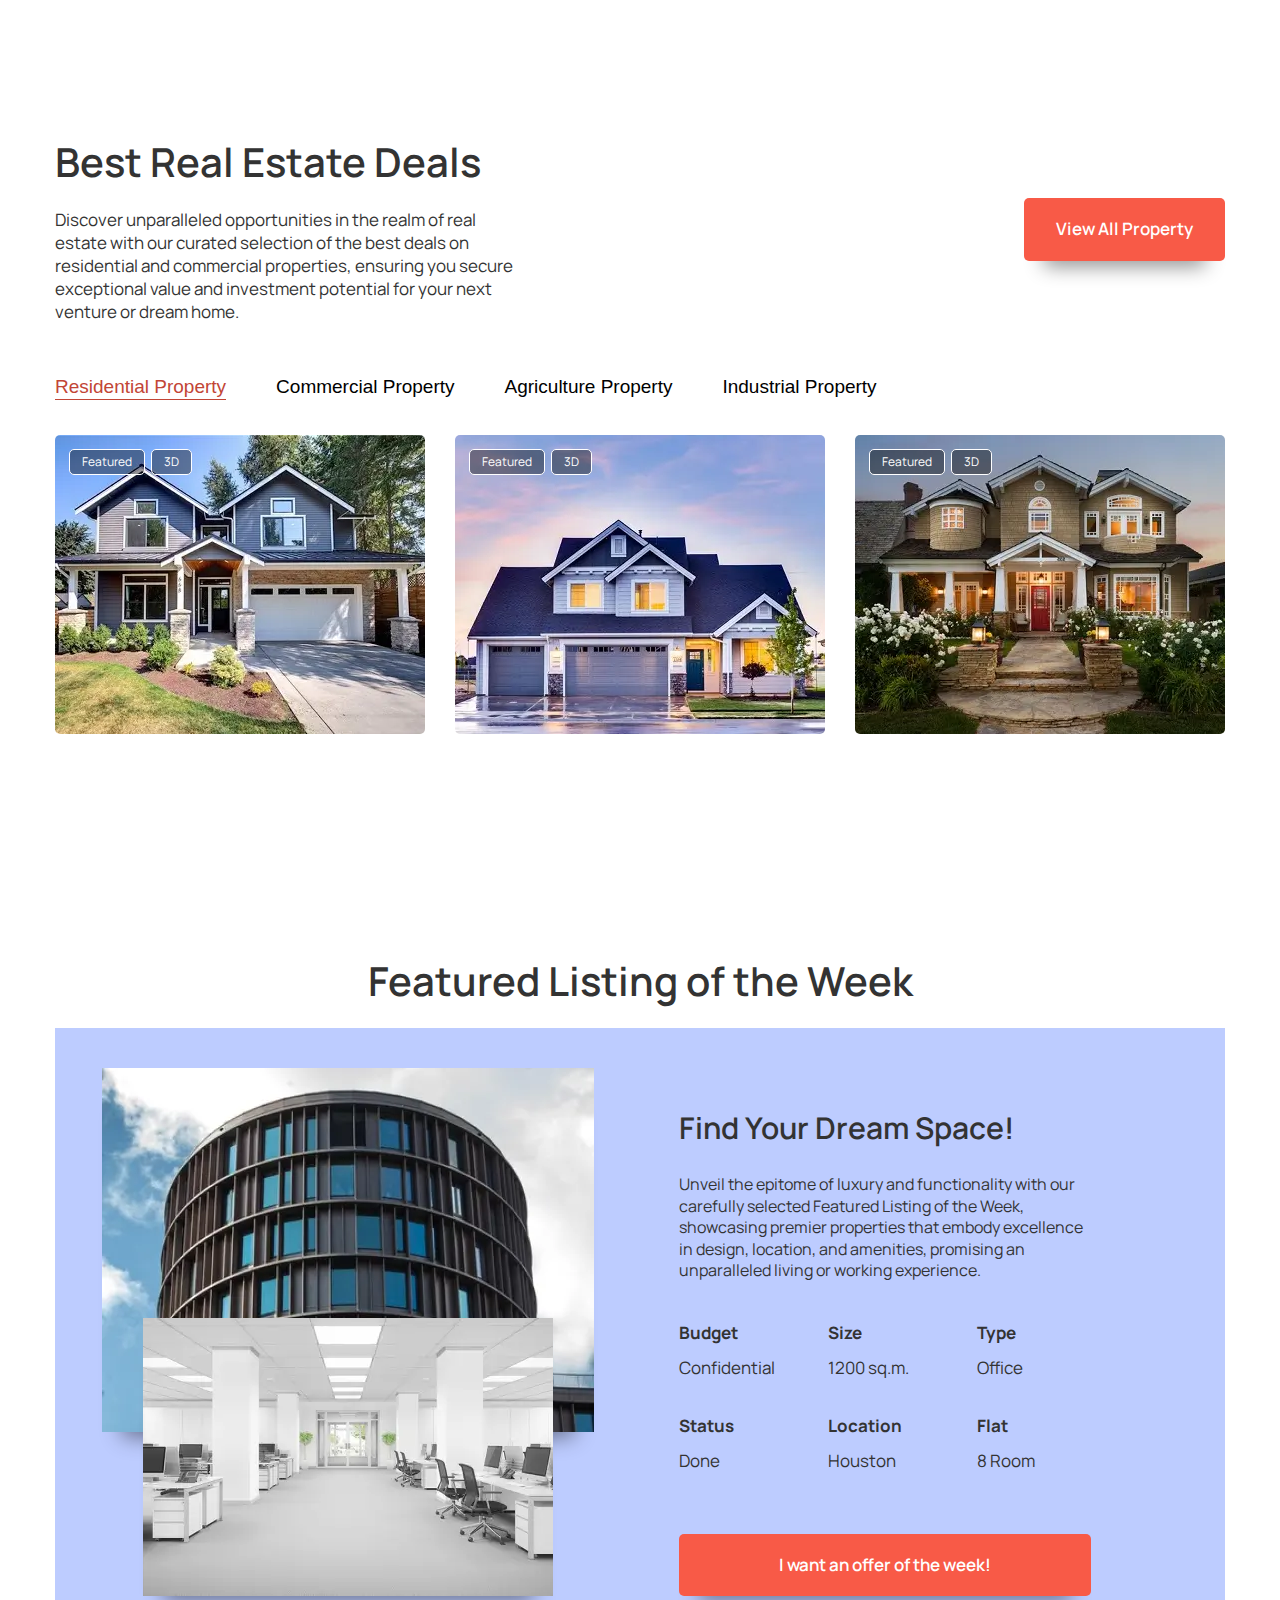
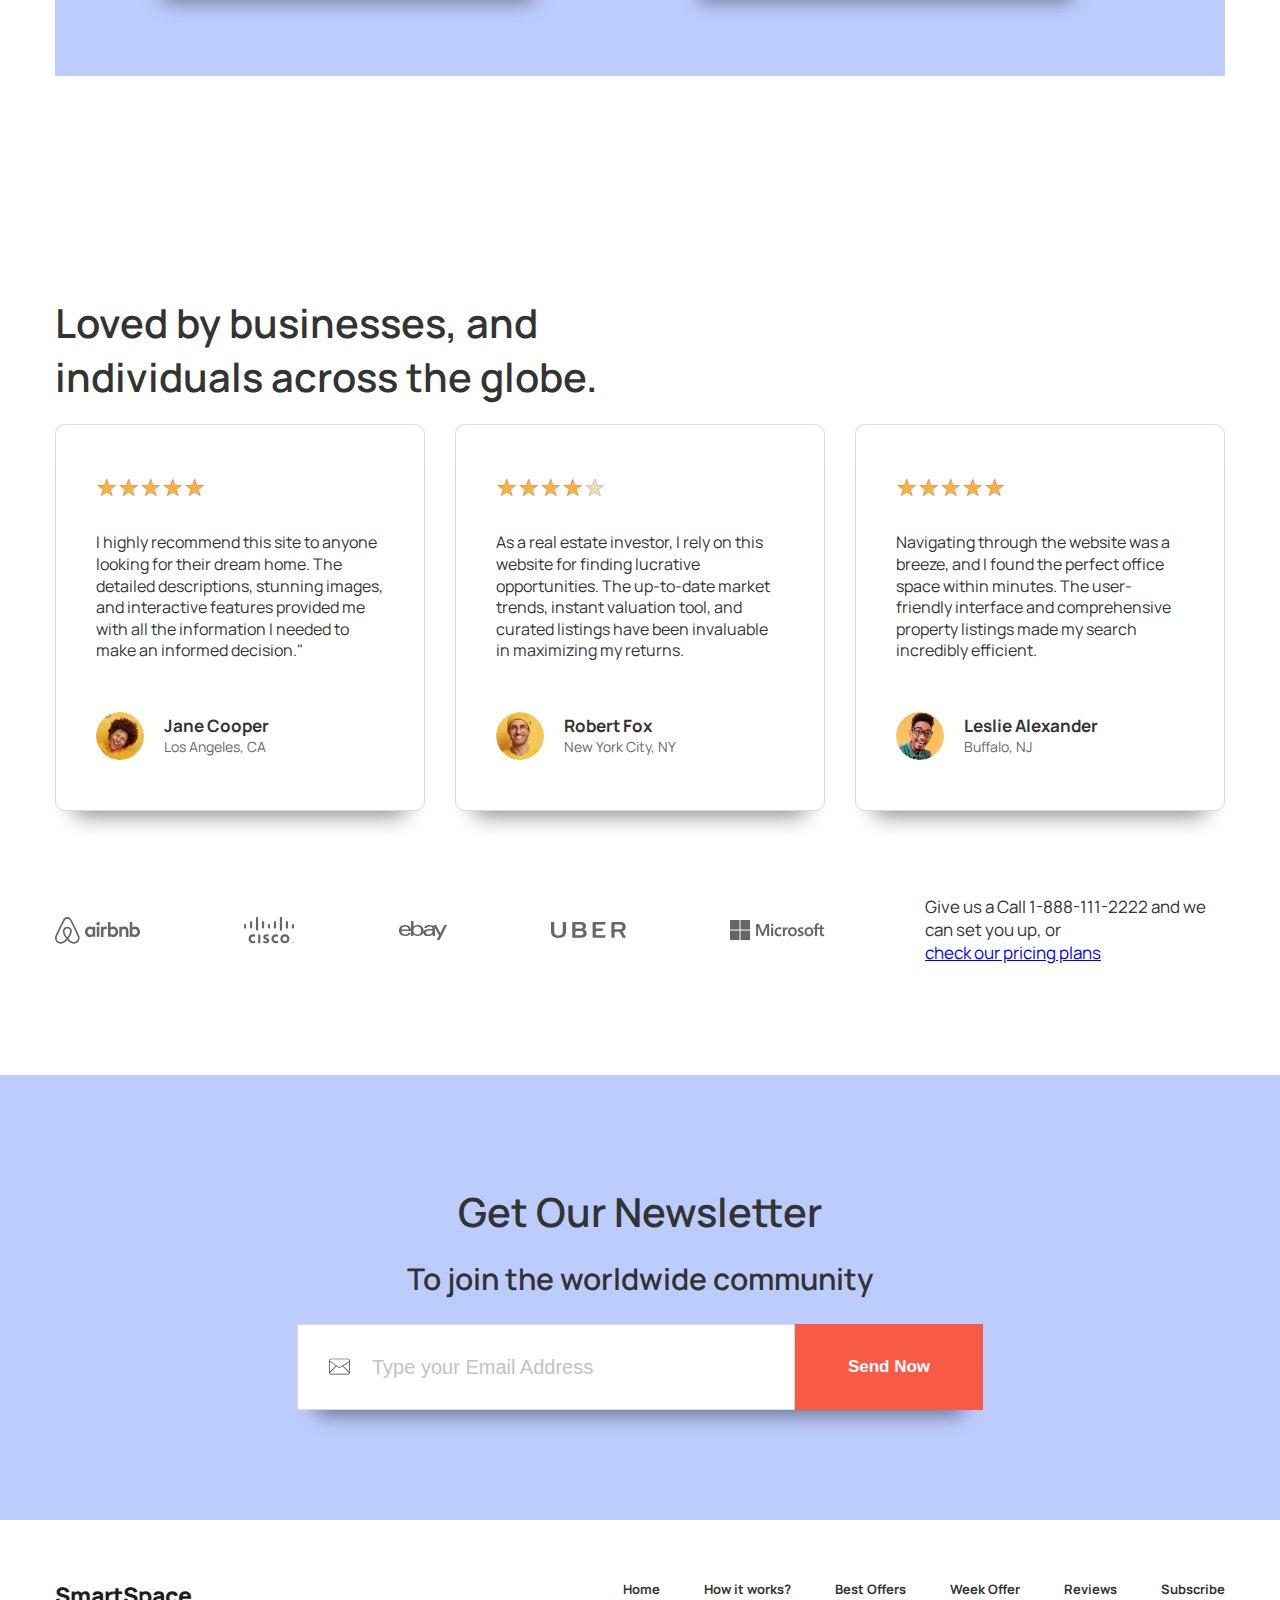
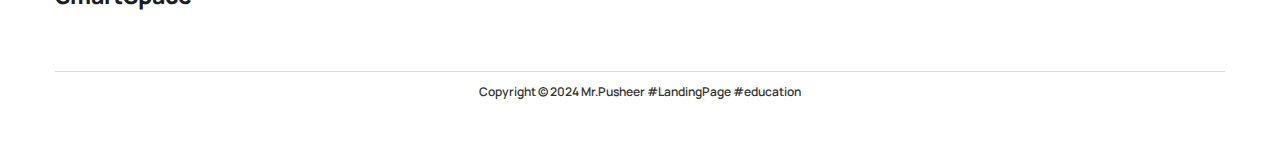
<file: training-projects/smart-space/index.html>
<!DOCTYPE html>
<html lang="en">
	<head>
		<meta charset="UTF-8">
		<meta name="viewport" content="width=device-width, initial-scale=1.0">
		<link rel="stylesheet"
			href="https://fonts.googleapis.com/css?family=Manrope:regular,500,600,700,800&display=swap">
		<link rel="stylesheet"
			href="css/style.css">
		<link rel="stylesheet"
			href="https://cdn.jsdelivr.net/npm/swiper@11/swiper-bundle.min.css">
		<title>SmartSpace</title>
	</head>
	<body>
		<div class="wrapper">
			<header class="header">
				<div class="header__container">
					<a class="header__logo" href="#">SmartSpace</a>
					<nav class="header__menu menu">
						<ul class="menu__list">
							<li class="menu__item">
								<a class="menu__link"
									href="#home">
									Home
								</a>
							</li>
							<li class="menu__item">
								<a class="menu__link"
									href="#how">
									How it works?
								</a>
							</li>
							<li class="menu__item">
								<a class="menu__link"
									href="#best-offers">
									Best Offers
								</a>
							</li>
							<li class="menu__item">
								<a class="menu__link"
									href="#week-offer">
									Week Offer
								</a>
							</li>
							<li class="menu__item">
								<a class="menu__link"
									href="#reviews">
									Reviews
								</a>
							</li>
							<li class="menu__item">
								<a class="menu__link"
									href="#subscribe">
									Subscribe
								</a>
							</li>
						</ul>
					</nav>
				</div>
			</header>
			<main class="page">
				<section class="page__main main-block" id="home">
					<div class="main-block__container">
						<div class="main-block__body body-main-block">
							<div class="body-main-block__content content-main-block">
								<div class="content-main-block__body">
									<div class="content-main-block__sub-title">
										RESIDENTIAL & OFFICE SPACES
									</div>
									<h1 class="content-main-block__title">
										Smart Living Style for Smart People
									</h1>
									<div class="content-main-block__text">
										Elevate your lifestyle with our innovative residential and office
										spaces designed for the modern individual.
										<br>
										Discover a harmonious blend of functionality and elegance tailored to
										meet the needs of today's discerning residents and professionals.
									</div>
								</div>
								<form class="content-main-block__form form-main-block"
									action="#">
									<input class="form-main-block__input" type="text"
										placeholder="Enter Zipcode to search properties">
									<button class="form-main-block__button" type="submit">
										Search Now!
									</button>
								</form>
							</div>
							<div class="body-main-block__slider slider-main-block swiper">
								<div class="slider-main-block__wrapper swiper-wrapper">
									<div class="slider-main-block__slide swiper-slide">
										<img src="img/main/slider/slide_01.webp" alt="Slide Image 1">
									</div>
									<div class="slider-main-block__slide swiper-slide">
										<img src="img/main/slider/slide_02.webp" alt="Slide Image 2">
									</div>
									<div class="slider-main-block__slide swiper-slide">
										<img src="img/main/slider/slide_03.webp" alt="Slide Image 3">
									</div>
								</div>
							</div>
						</div>
						<div class="main-block__partners partners-main-block">
							<div class="partners-main-block__label">Our Amazing Partners</div>
							<div class="partners-main-block__items">
								<div class="partners-main-block__item">
									<img src="img/main/partners/logo_buzz.svg"
										alt="Logo Partners Buzz">
								</div>
								<div class="partners-main-block__item">
									<img src="img/main/partners/logo_chase.svg"
										alt="Logo Partners CHASE">
								</div>
								<div class="partners-main-block__item">
									<img src="img/main/partners/logo_microsoft.svg"
										alt="Logo Partners Microsoft">
								</div>
								<div class="partners-main-block__item">
									<img src="img/main/partners/logo_gucc.svg"
										alt="Logo Partners GUCC">
								</div>
								<div class="partners-main-block__item">
									<img src="img/main/partners/logo_airbnb.svg"
										alt="Logo Partners airbnb">
								</div>
								<div class="partners-main-block__item">
									<img src="img/main/partners/logo_uber.svg" alt="Logo Partners UBER">
								</div>
							</div>
						</div>
					</div>
				</section>
				<section class="page__haw haw" id="how">
					<div class="haw__container">
						<h2 class="how__title title title__center">How it works?</h2>
						<div class="how__items">
							<div class="how__item item-how item-how__violet">
								<div class="item-how__icon">
									<img src="img/haw/01.svg" alt="Icon Research Suburbs">
								</div>
								<div class="item-how__title">Research Suburbs</div>
								<div class="item-how__text">
									Explore detailed insights into various neighborhoods, including
									amenities, schools, and community demographics, to find the perfect
									location for your next home or office.
								</div>
							</div>
							<div class="how__item item-how item-how__aqua">
								<div class="item-how__icon">
									<img src="img/haw/02.svg" alt="Icon Instant Valuation">
								</div>
								<div class="item-how__title">Instant Valuation</div>
								<div class="item-how__text">
									Get an instant estimate of your property's value using our cutting-edge
									valuation tool, providing you with valuable insights into the current
									market dynamics.
								</div>
							</div>
							<div class="how__item item-how item-how__fuchsia">
								<div class="item-how__icon">
									<img src="img/haw/03.svg" alt="Icon Track Property">
								</div>
								<div class="item-how__title">Track Property</div>
								<div class="item-how__text">
									Stay informed about properties of interest by tracking their status,
									price changes, and relevant updates, ensuring you never miss out on an
									opportunity that aligns with your needs and preferences.
								</div>
							</div>
						</div>
					</div>
				</section>
				<section class="page__deals deals" id="best-offers">
					<div class="deals__container">
						<div class="deals__header header-deals">
							<div class="header-deals__content">
								<h2 class="header-deals__title title">Best Real Estate Deals</h2>
								<div class="header-deals__text">
									Discover unparalleled opportunities in the realm of real estate with
									our curated selection of the best deals on residential and commercial
									properties, ensuring you secure exceptional value and investment
									potential for your next venture or dream home.
								</div>
							</div>
							<a href="#" class="header-deals__link">View All Property</a>
						</div>
						<div class="deals__tabs tabs-deals">
							<nav class="tabs-deals__nav">
								<button type="button" class="tabs-deals__button active">
									Residential Property
								</button>
								<button type="button" class="tabs-deals__button">
									Commercial Property
								</button>
								<button type="button" class="tabs-deals__button">
									Agriculture Property
								</button>
								<button type="button" class="tabs-deals__button">
									Industrial Property
								</button>
							</nav>
							<div class="tabs-deals__body">
								<div class="tabs-deals__item item-tabs active">
									<div class="item-tabs__items">
										<div class="item-tabs__item">
											<div class="item-tabs__options">
												<a href="#" class="item-tabs__option">Featured</a>
												<a href="#" class="item-tabs__option">3D</a>
											</div>
											<a href="#" class="item-tabs__image">
												<img src="img/deals/rp/rp-01.webp" alt="Image Residential Property">
											</a>
										</div>
										<div class="item-tabs__item">
											<div class="item-tabs__options">
												<a href="#" class="item-tabs__option">Featured</a>
												<a href="#" class="item-tabs__option">3D</a>
											</div>
											<a href="#" class="item-tabs__image">
												<img src="img/deals/rp/rp-02.webp" alt="Image Residential Property">
											</a>
										</div>
										<div class="item-tabs__item">
											<div class="item-tabs__options">
												<a href="#" class="item-tabs__option">Featured</a>
												<a href="#" class="item-tabs__option">3D</a>
											</div>
											<a href="#" class="item-tabs__image">
												<img src="img/deals/rp/rp-03.webp" alt="Image Residential Property">
											</a>
										</div>
									</div>
								</div>
								<div class="tabs-deals__item item-tabs">
									<div class="item-tabs__items">
										<div class="item-tabs__item">
											<div class="item-tabs__options">
												<a href="#" class="item-tabs__option">Featured</a>
												<a href="#" class="item-tabs__option">3D</a>
											</div>
											<a href="#" class="item-tabs__image">
												<img src="img/deals/cp/cp-01.webp" alt="Image Commercial Property">
											</a>
										</div>
										<div class="item-tabs__item">
											<div class="item-tabs__options">
												<a href="#" class="item-tabs__option">Featured</a>
												<a href="#" class="item-tabs__option">3D</a>
											</div>
											<a href="#" class="item-tabs__image">
												<img src="img/deals/cp/cp-02.webp" alt="Image Commercial Property">
											</a>
										</div>
										<div class="item-tabs__item">
											<div class="item-tabs__options">
												<a href="#" class="item-tabs__option">Featured</a>
												<a href="#" class="item-tabs__option">3D</a>
											</div>
											<a href="#" class="item-tabs__image">
												<img src="img/deals/cp/cp-03.webp" alt="Image Commercial Property">
											</a>
										</div>
										<div class="item-tabs__item">
											<div class="item-tabs__options">
												<a href="#" class="item-tabs__option">Featured</a>
												<a href="#" class="item-tabs__option">3D</a>
											</div>
											<a href="#" class="item-tabs__image">
												<img src="img/deals/cp/cp-04.webp" alt="Image Commercial Property">
											</a>
										</div>
										<div class="item-tabs__item">
											<div class="item-tabs__options">
												<a href="#" class="item-tabs__option">Featured</a>
												<a href="#" class="item-tabs__option">3D</a>
											</div>
											<a href="#" class="item-tabs__image">
												<img src="img/deals/cp/cp-05.webp" alt="Image Commercial Property">
											</a>
										</div>
										<div class="item-tabs__item">
											<div class="item-tabs__options">
												<a href="#" class="item-tabs__option">Featured</a>
												<a href="#" class="item-tabs__option">3D</a>
											</div>
											<a href="#" class="item-tabs__image">
												<img src="img/deals/cp/cp-06.webp" alt="Image Commercial Property">
											</a>
										</div>
									</div>
								</div>
								<div class="tabs-deals__item item-tabs">
									<div class="item-tabs__items">
										<div class="item-tabs__item">
											<div class="item-tabs__options">
												<a href="#" class="item-tabs__option">Featured</a>
												<a href="#" class="item-tabs__option">3D</a>
											</div>
											<a href="#" class="item-tabs__image">
												<img src="img/deals/ap/ap-01.webp" alt="Image Agriculture Property">
											</a>
										</div>
										<div class="item-tabs__item">
											<div class="item-tabs__options">
												<a href="#" class="item-tabs__option">Featured</a>
												<a href="#" class="item-tabs__option">3D</a>
											</div>
											<a href="#" class="item-tabs__image">
												<img src="img/deals/ap/ap-02.webp" alt="Image Agriculture Property">
											</a>
										</div>
									</div>
								</div>
								<div class="tabs-deals__item item-tabs">
									<div class="item-tabs__items">
										<div class="item-tabs__item">
											<div class="item-tabs__options">
												<a href="#" class="item-tabs__option">Featured</a>
												<a href="#" class="item-tabs__option">3D</a>
											</div>
											<a href="#" class="item-tabs__image">
												<img src="img/deals/ip/ip-01.webp" alt="Image Industrial Property">
											</a>
										</div>
										<div class="item-tabs__item">
											<div class="item-tabs__options">
												<a href="#" class="item-tabs__option">Featured</a>
												<a href="#" class="item-tabs__option">3D</a>
											</div>
											<a href="#" class="item-tabs__image">
												<img src="img/deals/ip/ip-02.webp" alt="Image Industrial Property">
											</a>
										</div>
									</div>
								</div>
							</div>
						</div>
					</div>
				</section>
				<section class="page__featured featured" id="week-offer">
					<div class="featured__container">
						<h2 class="featured__title title title__center">
							Featured Listing of the Week
						</h2>
						<div class="featured__body">
							<div class="featured__images images-featured">
								<div class="images-featured__item">
									<img src="img/featured/f_top.webp"
										alt="Image TOP Featured Listing of the Week">
								</div>
								<div class="images-featured__item images-featured__item-bottom">
									<img src="img/featured/f_bottom.webp"
										alt="Image BOTTOM Featured Listing of the Week">
								</div>
							</div>
							<div class="featured__content content-featured">
								<div class="content-featured__body">
									<h3 class="content-featured__title">
										Find Your Dream Space!
									</h3>
									<div class="content-featured__text">
										Unveil the epitome of luxury and functionality with our carefully
										selected Featured Listing of the Week, showcasing premier properties
										that embody excellence in design, location, and amenities, promising
										an unparalleled living or working experience.
									</div>
									<div class="content-featured__options options-content-featured">
										<div class="options-content-featured__item">
											<div class="options-content-featured__label">Budget</div>
											<div class="options-content-featured__value">Confidential</div>
										</div>
										<div class="options-content-featured__item">
											<div class="options-content-featured__label">Size</div>
											<div class="options-content-featured__value">1200 sq.m.</div>
										</div>
										<div class="options-content-featured__item">
											<div class="options-content-featured__label">Type</div>
											<div class="options-content-featured__value">Office</div>
										</div>
										<div class="options-content-featured__item">
											<div class="options-content-featured__label">Status</div>
											<div class="options-content-featured__value">Done</div>
										</div>
										<div class="options-content-featured__item">
											<div class="options-content-featured__label">Location</div>
											<div class="options-content-featured__value">Houston</div>
										</div>
										<div class="options-content-featured__item">
											<div class="options-content-featured__label">Flat</div>
											<div class="options-content-featured__value">8 Room</div>
										</div>
									</div>
								</div>
								<a class="content-featured__link" href="#">
									I want an offer of the week!
								</a>
							</div>
						</div>
					</div>
				</section>
				<section class="page__reviews reviews" id="reviews">
					<div class="reviews__container">
						<h2 class="reviews__title title">
							Loved by businesses, and individuals across the globe.
						</h2>
						<div class="reviews__items">
							<a class="reviews__item item-reviews" href="#">
								<div class="item-reviews__raiting simple-rating">
									<div class="simple-rating__items">
										<input id="simple-rating__5" type="radio" class="simple-rating__item"
											checked name="simple-rating" value="5">
										<label for="simple-rating__5" class="simple-rating__label"></label>
										<input id="simple-rating__4" type="radio" class="simple-rating__item"
											name="simple-rating" value="4">
										<label for="simple-rating__4" class="simple-rating__label"></label>
										<input id="simple-rating__3" type="radio" class="simple-rating__item"
											name="simple-rating" value="3">
										<label for="simple-rating__3" class="simple-rating__label"></label>
										<input id="simple-rating__2" type="radio" class="simple-rating__item"
											name="simple-rating" value="2">
										<label for="simple-rating__2" class="simple-rating__label"></label>
										<input id="simple-rating__1" type="radio" class="simple-rating__item"
											name="simple-rating" value="1">
										<label for="simple-rating__1" class="simple-rating__label"></label>
									</div>
								</div>
								<div class="item-reviews__text">
									<p>
										I highly recommend this site to anyone looking for their dream home.
										The detailed descriptions, stunning images, and interactive features
										provided me with all the information I needed to make an informed
										decision."
									</p>
								</div>
								<div class="item-reviews__autor autor-item-reviews">
									<div class="autor-item-reviews__avatar">
										<img src="img/reviews/avatar_01.webp"
											alt="Avatar of the author of the review">
									</div>
									<div class="autor-item-reviews__body">
										<div class="autor-item-reviews__name">Jane Cooper</div>
										<div class="autor-item-reviews__location">Los Angeles, CA</div>
									</div>
								</div>
							</a>
							<a class="reviews__item item-reviews" href="#">
								<div class="item-reviews__raiting simple-rating">
									<div class="simple-rating__items">
										<input id="simple-rating__15" type="radio" class="simple-rating__item"
											name="simple-rating-2" value="5">
										<label for="simple-rating__15" class="simple-rating__label"></label>
										<input id="simple-rating__14" type="radio" class="simple-rating__item"
											checked name="simple-rating-2" value="4">
										<label for="simple-rating__14" class="simple-rating__label"></label>
										<input id="simple-rating__13" type="radio" class="simple-rating__item"
											name="simple-rating-2" value="3">
										<label for="simple-rating__13" class="simple-rating__label"></label>
										<input id="simple-rating__12" type="radio" class="simple-rating__item"
											name="simple-rating-2" value="2">
										<label for="simple-rating__12" class="simple-rating__label"></label>
										<input id="simple-rating__11" type="radio" class="simple-rating__item"
											name="simple-rating-2" value="1">
										<label for="simple-rating__11" class="simple-rating__label"></label>
									</div>
								</div>
								<div class="item-reviews__text">
									<p>
										As a real estate investor, I rely on this website for finding
										lucrative opportunities. The up-to-date market trends, instant
										valuation tool, and curated listings have been invaluable in
										maximizing my returns.
									</p>
								</div>
								<div class="item-reviews__autor autor-item-reviews">
									<div class="autor-item-reviews__avatar">
										<img src="img/reviews/avatar_02.webp"
											alt="Avatar of the author of the review">
									</div>
									<div class="autor-item-reviews__body">
										<div class="autor-item-reviews__name">Robert Fox</div>
										<div class="autor-item-reviews__location">New York City, NY</div>
									</div>
								</div>
							</a>
							<a class="reviews__item item-reviews" href="#">
								<div class="item-reviews__raiting simple-rating">
									<div class="simple-rating__items">
										<input id="simple-rating__25" type="radio" class="simple-rating__item"
											checked name="simple-rating-3" value="5">
										<label for="simple-rating__25" class="simple-rating__label"></label>
										<input id="simple-rating__24" type="radio" class="simple-rating__item"
											name="simple-rating-3" value="4">
										<label for="simple-rating__24" class="simple-rating__label"></label>
										<input id="simple-rating__23" type="radio" class="simple-rating__item"
											name="simple-rating-3" value="3">
										<label for="simple-rating__23" class="simple-rating__label"></label>
										<input id="simple-rating__22" type="radio" class="simple-rating__item"
											name="simple-rating-3" value="2">
										<label for="simple-rating__22" class="simple-rating__label"></label>
										<input id="simple-rating__21" type="radio" class="simple-rating__item"
											name="simple-rating-3" value="1">
										<label for="simple-rating__21" class="simple-rating__label"></label>
									</div>
								</div>
								<div class="item-reviews__text">
									<p>
										Navigating through the website was a breeze, and I found the perfect
										office space within minutes. The user-friendly interface and
										comprehensive property listings made my search incredibly efficient.
									</p>
								</div>
								<div class="item-reviews__autor autor-item-reviews">
									<div class="autor-item-reviews__avatar">
										<img src="img/reviews/avatar_03.webp"
											alt="Avatar of the author of the review">
									</div>
									<div class="autor-item-reviews__body">
										<div class="autor-item-reviews__name">Leslie Alexander</div>
										<div class="autor-item-reviews__location">Buffalo, NJ</div>
									</div>
								</div>
							</a>
						</div>
						<div class="reviews__footer footer-reviews">
							<div class="footer-reviews__partners partners-footer-reviews">
								<div class="partners-footer-reviews__item">
									<img src="img/reviews/logo_airbnb.svg"
										alt="Logo Partners airbnb">
								</div>
								<div class="partners-footer-reviews__item">
									<img src="img/reviews/logo_cisco.svg"
										alt="Logo Partners cisco">
								</div>
								<div class="partners-footer-reviews__item">
									<img src="img/reviews/logo_ebay.svg"
										alt="Logo Partners ebay">
								</div>
								<div class="partners-footer-reviews__item">
									<img src="img/reviews/logo_uber.svg"
										alt="Logo Partners UBER">
								</div>
								<div class="partners-footer-reviews__item">
									<img src="img/reviews/logo_microsoft.svg"
										alt="Logo Partners Microsoft">
								</div>
							</div>
							<div class="footer-reviews__info">
								Give us a Call 1-888-111-2222 and we can set you up, or
								<a href="#">check our pricing plans</a>
							</div>
						</div>
					</div>
				</section>
				<section class="page__subscribe subscribe" id="subscribe">
					<div class="subscribe__container">
						<div class="subscribe__header">
							<h2 class="subscribe__title title title__center">
								Get Our Newsletter
							</h2>
							<h3 class="subscribe__sub-title">
								To join the worldwide community
							</h3>
						</div>
						<form action="#" class="subscribe__form form-subscribe">
							<input class="form-subscribe__input" type="text"
								placeholder="Type your Email Address">
							<button class="form-subscribe__button" type="submit">Send Now</button>
						</form>
					</div>
				</section>
			</main>
			<footer class="footer">
				<div class="footer__container">
					<a class="footer__logo" href="#">SmartSpace</a>
					<nav class="footer__menu menu-footer">
						<ul class="menu-footer__list">
							<li class="menu-footer__item">
								<a class="menu-footer__link"
									href="#home">
									Home
								</a>
							</li>
							<li class="menu-footer__item">
								<a class="menu-footer__link"
									href="#how">
									How it works?
								</a>
							</li>
							<li class="menu-footer__item">
								<a class="menu-footer__link"
									href="#best-offers">
									Best Offers
								</a>
							</li>
							<li class="menu-footer__item">
								<a class="menu-footer__link"
									href="#week-offer">
									Week Offer
								</a>
							</li>
							<li class="menu-footer__item">
								<a class="menu-footer__link"
									href="#reviews">
									Reviews
								</a>
							</li>
							<li class="menu-footer__item">
								<a class="menu-footer__link"
									href="#subscribe">
									Subscribe
								</a>
							</li>
						</ul>
					</nav>
					<div class="footer__copyright">
						Copyright © 2024
						<a href="https://github.com/mrpusheer">Mr.Pusheer</a>
						#LandingPage #education
					</div>
				</div>
			</footer>
			<div class="social">
				<a href class="social__item"><img src="img/social/facebook.svg" alt></a>
				<a href class="social__item"><img src="img/social/instagram.svg" alt></a>
				<a href class="social__item"><img src="img/social/twitter.svg" alt></a>
				<a href class="social__item"><img src="img/social/linkedin.svg" alt></a>
			</div>
		</div>
		<script
			src="https://cdn.jsdelivr.net/npm/swiper@11/swiper-bundle.min.js"></script>
		<script src="js/script.js"></script>
	</body>
</html>
<!-- TODO Перепідключити шрифт в css @import -->
<!-- TODO Зробити файл резет -->
<!-- TODO Розібратися з дісплей в тегах А -->
<!-- TODO Розібратись з менеджментом картинок -->
<!-- TODO Розібратись з мержинами і падінгами -->
<!-- TODO зробити навігацію по айді -->
<!-- TODO Зробити однаковий адаптив блоку партнери -->
<!-- TODO Параграфи замість ДІВ -->
</file>
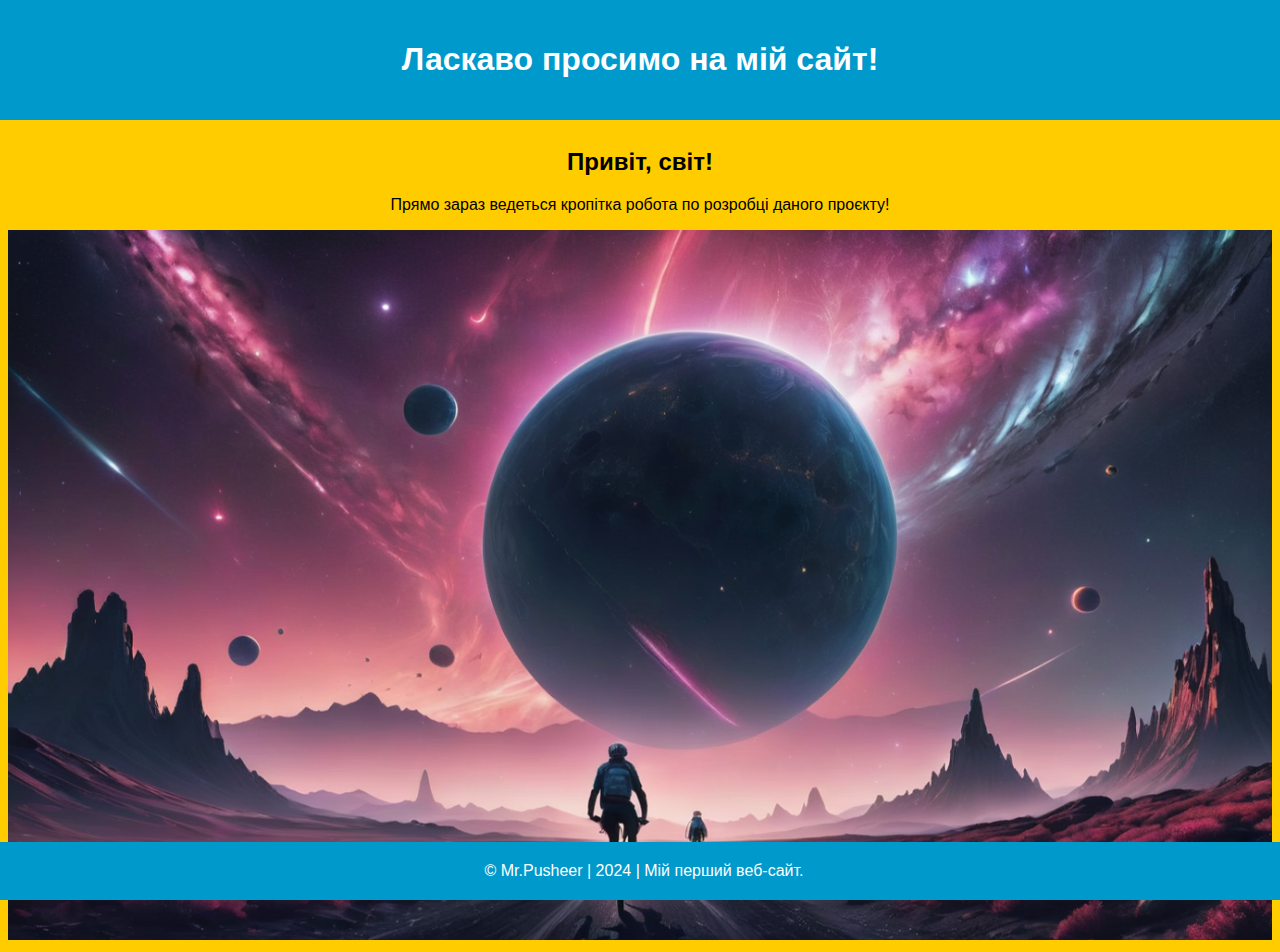
<file: lesson_2/my-progect.html>
<!DOCTYPE html>
<html lang="uk">
  <head>
    <!-- prettier-ignore -->
    <meta charset="UTF-8">
    <!-- prettier-ignore -->
    <meta name="viewport" content="width=device-width, initial-scale=1.0">
    <title>Мій сайт</title>
    <!-- !!! Стилі CSS додав тут, бо про окремий файл CSS - ми ще не вчили! xD -->
    <style>
      body {
        font-family: Arial, sans-serif;
        margin: 0;
        padding: 0;
        background-color: #ffcc00;
      }
      header {
        background-color: #0099cc;
        color: #fff;
        padding: 20px;
        text-align: center;
      }
      main {
        padding: 8px;
        text-align: center;
      }
      footer {
        background-color: #0099cc;
        color: #fff;
        padding: 4px;
        text-align: center;
        position: fixed;
        bottom: 0;
        width: 100%;
      }
    </style>
  </head>
  <body>
    <header>
      <h1>Ласкаво просимо на мій сайт!</h1>
    </header>
    <main>
      <h2>Привіт, світ!</h2>
      <p>Прямо зараз ведеться кропітка робота по розробці даного проєкту!</p>
      <!-- prettier-ignore -->
      <img src="img/bike.png" alt="Велосипедист їде дорогою на фоні планет." width="100%">
    </main>
    <footer>
      <p>&copy; Mr.Pusheer | 2024 | Мій перший веб-сайт.</p>
    </footer>
  </body>
</html>
</file>
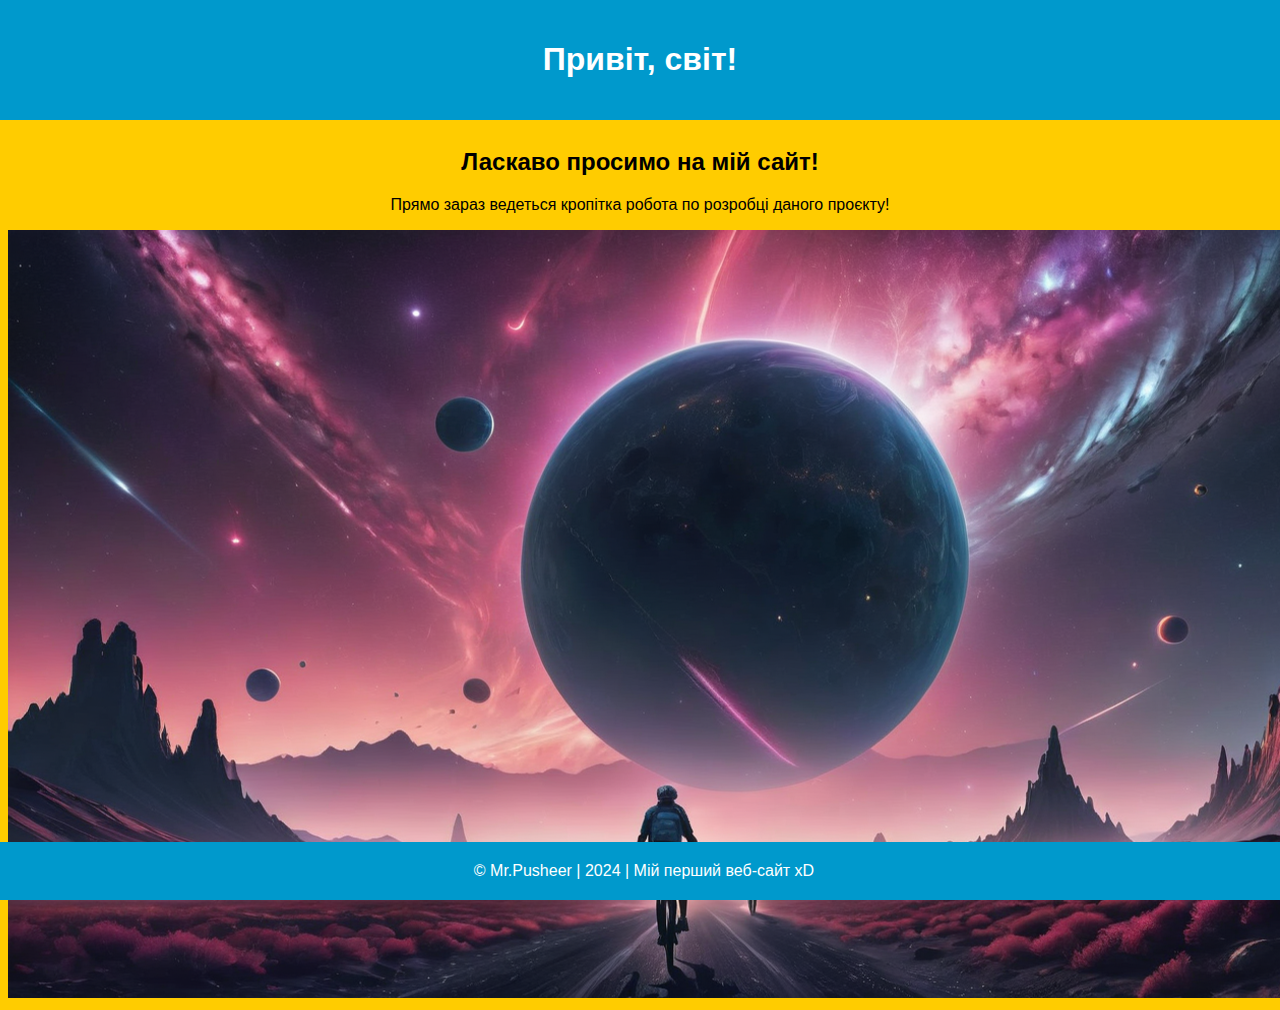
<file: fls-homework/lesson_02/my-progect.html>
<!DOCTYPE html>
<html lang="uk">
	<head>
		<meta charset="UTF-8">
		<meta name="viewport" content="width=device-width, initial-scale=1.0">
		<title>Мій сайт</title>
		<!-- !!! Стилі CSS додав тут, бо про окремий файл CSS - ми ще не вчили! xD -->
		<style>
      body {
        font-family: Arial, sans-serif;
        margin: 0;
        padding: 0;
        background-color: #ffcc00;
      }
      header {
        background-color: #0099cc;
        color: #fff;
        padding: 20px;
        text-align: center;
      }
      main {
        padding: 8px;
        text-align: center;
      }
      footer {
        background-color: #0099cc;
        color: #fff;
        padding: 4px;
        text-align: center;
        position: fixed;
        bottom: 0;
        width: 100%;
      }
   	</style>
	</head>
	<body>
		<header>
			<h1>Привіт, світ!</h1>
		</header>
		<main>
			<h2>Ласкаво просимо на мій сайт!</h2>
			<p>Прямо зараз ведеться кропітка робота по розробці даного проєкту!</p>
			<img src="img/bike.png" alt="Велосипедист їде дорогою на фоні планет">
		</main>
		<footer>
			<p>&copy; Mr.Pusheer | 2024 | Мій перший веб-сайт xD</p>
		</footer>
	</body>
</html>
</file>
<file: training-projects/smart-space/css/style.css>
*,
*::before,
*::after {
	padding: 0;
	margin: 0;
	border: none;
	box-sizing: border-box;
}

a {
	text-decoration: none;
	color: inherit;
	display: inline-block;
}

li {
	list-style: none;
}

img {
	vertical-align: top;
}

h1,
h2,
h3,
h4,
h5,
h6 {
	font-weight: inherit;
	font-size: inherit;
}

html,
body {
	height: 100%;
}

/* input,
button,
textarea {
	font-family: inherit;
	font-size: inherit;
	line-height: inherit;
	color: inherit;
	background-color: transparent;
} */

/* input,
textarea {
	width: 100%;
} */

/* button,
select,
option {
	cursor: pointer;
} */
button {
	cursor: pointer;
}

/* input[type='text'],
input[type='email'],
input[type='tel'],
textarea {
	appearance: none;
} */

/* ================================ */
body {
	line-height: 1;
	font-family: Manrope;
	color: #333333;
}
/* ================================ */
.wrapper {
	min-height: 100%;
	overflow: hidden;
	display: flex;
	flex-direction: column;
}
.title {
	font-size: 40px;
	line-height: 1.35;
	font-weight: 600;
}
.title__center {
	text-align: center;
}
@media (max-width: 767.98px) {
	.title {
		font-size: 30px;
	}
}
/* ================================ */
.simple-rating {
	position: relative;
	font-size: 24px;
	display: inline-block;
}

.simple-rating::before {
	content: '★★★★★';
	display: block;
}

.simple-rating__items {
	position: absolute;
	width: 100%;
	height: 100%;
	top: 0;
	left: 0;
	display: flex;
	flex-direction: row-reverse;
	overflow: hidden;
}

.simple-rating__item {
	position: absolute;
	width: 0%;
	height: 0%;
	opacity: 0;
	visibility: hidden;
	top: 0;
	left: 0;
}

.simple-rating__label {
	flex: 0 0 20%;
	height: 100%;
	cursor: pointer;
	color: #f0dbbb;
}

.simple-rating__label::before {
	content: '★';
	display: block;
	transition: color 0.3s ease 0s;
}

.simple-rating__item:checked,
.simple-rating__item:checked ~ .simple-rating__label {
	color: #fbb040;
}

.simple-rating__label:hover,
.simple-rating__label:hover ~ .simple-rating__label,
.simple-rating__label:checked ~ .simple-rating__label:hover {
	color: #ffef9f;
}

/* ================================ */
.page {
	flex: 1 1 auto;
}
/* ================================ */
[class*='__container'] {
	max-width: 1170px;
	margin: 0 auto;
}
/* ================================ */
@media (max-width: 1199.98px) {
	[class*='__container'] {
		max-width: 970px;
	}
}
@media (max-width: 991.98px) {
	[class*='__container'] {
		max-width: 750px;
	}
}
@media (max-width: 767.98px) {
	[class*='__container'] {
		max-width: none;
		padding: 0px 15px;
	}
}
/* ================================ */
.header {
	position: absolute;
	top: 0;
	left: 0;
	width: 100%;
	z-index: 50;
}
.header__container {
	display: flex;
	justify-content: space-between;
	min-height: 103px;
	align-items: center;
	padding-top: 10px;
	padding-bottom: 10px;
	column-gap: 10px;
	row-gap: 15px;
}

@media (max-width: 767.98px) {
	.header__container {
		min-height: 0;
		flex-direction: column;
	}
}

.header__logo {
	font-size: 23px;
	line-height: 1.35;
	font-weight: 800;
	color: #1d1d1f;
}
/* .header__menu {
} */
/* ================================ */
/* .menu {
} */
.menu__list {
	display: flex;
	flex-wrap: wrap;
	column-gap: 44px;
	row-gap: 12px;
}
/* .menu__item {
} */
.menu__link {
	font-size: 13px;
	line-height: 1.35;
	font-weight: 700;
}
.menu__link:hover {
	text-decoration: underline;
}

@media (max-width: 767.98px) {
	.menu__list {
		justify-content: center;
	}
	.menu__link {
		font-size: 17px;
	}
}
/* ================================ */
.main-block {
	padding-bottom: 110px;
}
/* ================================ */
.main-block__container {
	padding-top: 183px;
	position: relative;
}
.main-block__container::after {
	content: '';
	background-color: #bdccff;
	position: absolute;
	width: 200%;
	top: 0;
	left: 68%;
	height: 100%;
}
/* ================================ */
.main-block__body {
	margin-bottom: 14px;
}
.main-block__partners {
}
/* ================================ */
.body-main-block {
	position: relative;
	display: flex;
	align-items: flex-start;
}
.body-main-block__content {
	flex: 0 1 50%;
}
/* ================================ */
.content-main-block {
	padding-top: 40px;
	position: relative;
	z-index: 2;
}
.content-main-block__body {
	padding-right: 80px;
}
.content-main-block__sub-title {
	text-transform: uppercase;
	font-size: 22px;
	line-height: 1.35;
	font-weight: 700;
	color: #c24536;
	margin-bottom: 20px;
}
.content-main-block__title {
	font-size: 54px;
	line-height: 1.35;
	font-weight: 800;
	margin-bottom: 20px;
}
.content-main-block__text {
	font-size: 17px;
	line-height: 1.35;
	margin-bottom: 45px;
}
/* ================================ */
.form-main-block {
	position: relative;
	z-index: 2;
	display: flex;
	margin-right: -188px;
	background: #fff url('../img/main/search.svg') 32px 32px no-repeat;
	box-shadow: rgba(0, 0, 0, 0.45) 0px 25px 20px -20px;
}
.form-main-block:hover {
	background: #fff url('../img/main/search-h.svg') 32px 32px no-repeat;
}
.form-main-block__input {
	height: 86px;
	border: 1px solid #dadada;
	padding: 0 0 0 74px;
	background-color: transparent;
	width: 100%;
	font-size: 20px;
	line-height: 1.35;
	flex: 1 1 auto;
}
.form-main-block__input::placeholder {
	color: #c1c2c4;
}

.form-main-block__button {
	height: 86px;
	font-size: 17px;
	line-height: 1.35;
	font-weight: 600;
	width: 188px;
	flex: 0 0 188px;
	color: #fff;
	padding: 5px 15px;
	background-color: #f85a47;
	transition: all 0.3s ease 0s;
}
.form-main-block__button:hover {
	background-color: #c24536;
}
/* ================================ */
.body-main-block__slider {
	flex: 0 1 50%;
	min-width: 0;
}
.slider-main-block {
}
.slider-main-block__wrapper {
}
.slider-main-block__slide {
	position: relative;
	padding-bottom: 95%;
}
.slider-main-block__slide img {
	position: absolute;
	top: 0;
	left: 0;
	width: 100%;
	height: 100%;
	object-fit: cover;
}
/* ================================ */
.partners-main-block {
	max-width: 65%;
}
.partners-main-block__label {
	font-size: 17px;
	margin-bottom: 25px;
}
.partners-main-block__items {
	display: flex;
	flex-wrap: wrap;
	justify-content: space-between;
	align-items: center;
	gap: 25px;
}
.partners-main-block__item {
}
.partners-main-block__item img {
	max-width: 100%;
}
/* ================================ */
@media (max-width: 1199.98px) {
	.main-block__container {
		padding-top: 100px;
		padding-bottom: 30px;
	}
	.content-main-block__body {
		padding-right: 0px;
	}
	.body-main-block {
		display: block;
	}
	.form-main-block {
		margin-right: 0;
	}
	.body-main-block__content {
		margin-bottom: 40px;
	}
	.main-block__body {
		margin-bottom: 40px;
	}
	.partners-main-block {
		position: relative;
		z-index: 2;
		max-width: none;
	}
}
@media (max-width: 991.98px) {
	.main-block {
		padding-bottom: 70px;
	}
}
@media (max-width: 767.98px) {
	.partners-main-block__items {
		justify-content: center;
	}
	.content-main-block__title {
		font-size: 40px;
	}
	.form-main-block {
		display: block;
	}
	.form-main-block__button {
		width: 100%;
	}
	.main-block {
		padding-bottom: 30px;
	}
}

@media (max-width: 479.98px) {
	.form-main-block,
	.form-main-block:hover {
		background: #fff;
	}

	.form-main-block__input {
		padding: 0 12px;
		height: 64px;
		font-size: 17px;
	}
	.form-main-block__button {
		height: 64px;
	}
}
/* ================================ */
.haw {
	padding-top: 110px;
	padding-bottom: 110px;
}
@media (max-width: 991.98px) {
	.haw {
		padding-top: 70px;
		padding-bottom: 70px;
	}
}
@media (max-width: 767.98px) {
	.haw {
		padding-top: 30px;
		padding-bottom: 30px;
	}
}
.haw__container {
}
.how__title {
	margin-bottom: 50px;
}
.how__items {
	display: grid;
	align-items: start;
	grid-template-columns: repeat(3, minmax(auto, 260px));
	column-gap: 30px;
	row-gap: 45px;
	justify-content: space-between;
}
@media (min-width: 992px) {
	.how__items {
		padding: 0 35px;
	}
}
.how__item {
}
.item-how {
	text-align: center;
	display: grid;
	justify-items: center;
	position: relative;
}
.item-how::after {
	content: '';
	position: absolute;
	right: 0;
	top: 41px;
	transform: translate(88%, 0px);
	width: 210px;
	height: 11px;
}
.item-how__violet::after {
	background: url('../img/haw/border-l.svg') 0 0 / 100% no-repeat;
}
.item-how__aqua::after {
	background: url('../img/haw/border-r.svg') 0 0 / 100% no-repeat;
}
.item-how__fuchsia::after {
	display: none;
}
.item-how__violet .item-how__icon {
	box-shadow: rgba(0, 0, 0, 0.45) 0px 25px 20px -20px;
	background-color: #9672ff;
}
.item-how__aqua .item-how__icon {
	box-shadow: rgba(0, 0, 0, 0.45) 0px 25px 20px -20px;
	background-color: #4ddffd;
}
.item-how__fuchsia .item-how__icon {
	box-shadow: rgba(0, 0, 0, 0.45) 0px 25px 20px -20px;
	background-color: #f2b8ec;
}
.item-how__icon {
	display: flex;
	justify-content: center;
	align-items: center;
	width: 90px;
	height: 90px;
	margin-bottom: 50px;
	border-radius: 20px;
}
.item-how__title {
	margin-bottom: 15px;
	font-size: 22px;
	font-weight: 600;
}
.item-how__text {
	font-size: 17px;
	line-height: 1.62;
}
/* ================================ */
@media (max-width: 1199.98px) {
	.item-how::after {
		width: 170px;
		transform: translate(67.5%, 0px);
	}
}
@media (max-width: 991.98px) {
	.item-how::after {
		width: 100px;
		transform: translate(66%, 0px);
	}
}
@media (max-width: 767.98px) {
	.how__items {
		grid-template-columns: 1fr;
	}
	.item-how::after {
		display: none;
	}
	.item-how__icon {
		margin-bottom: 20px;
	}
	.how__title {
		margin-bottom: 30px;
	}
}
/* ================================ */
.deals {
	padding-top: 110px;
	padding-bottom: 110px;
}
@media (max-width: 991.98px) {
	.deals {
		padding-bottom: 70px;
		padding-top: 70px;
	}
}
@media (max-width: 767.98px) {
	.deals {
		padding-bottom: 30px;
		padding-top: 30px;
	}
}

.deals__container {
}
.deals__header {
	margin-bottom: 50px;
}
.deals__tabs {
}
/* ================================ */
.header-deals {
	display: flex;
	gap: 20px;
	flex-wrap: wrap;
	align-items: center;
}
.header-deals__content {
	flex: 1 1 auto;
}
.header-deals__title {
	margin-bottom: 20px;
}

.header-deals__text {
	font-size: 17px;
	line-height: 1.35;
	max-width: 470px;
}
.header-deals__link {
	font-size: 17px;
	line-height: 1.35;
	font-weight: 600;
	background-color: #f85a47;
	display: inline-block;
	text-align: center;
	color: #fff;
	padding: 20px 32px;
	box-shadow: rgba(0, 0, 0, 0.45) 0px 25px 20px -20px;
	border-radius: 5px;
	transition: all 0.3s ease 0s;
}
.header-deals__link:hover {
	background-color: #c24536;
}

@media (max-width: 767.98px) {
	.header-deals__link {
		width: 100%;
	}
}

/* ================================ */
.tabs-deals {
}
.tabs-deals__nav {
	display: flex;
	column-gap: 50px;
	row-gap: 10px;
	flex-wrap: wrap;
	margin-bottom: 35px;
}
.tabs-deals__button {
	font-size: 19px;
	line-height: 1.35;
	position: relative;
	transition: color 0.3s ease 0s;
	background-color: transparent;
}

.tabs-deals__button::after {
	content: '';
	position: absolute;
	bottom: 0;
	left: 0;
	width: 0px;
	height: 1px;
	transition: width 0.3s ease 0s;
	background-color: #c24536;
}

.tabs-deals__button:hover {
	color: #c24536;
}
.tabs-deals__button:hover::after {
	width: 100%;
}
.tabs-deals__button.active {
	color: #c24536;
}
.tabs-deals__button.active::after {
	width: 100%;
}

.tabs-deals__body {
}
.tabs-deals__item {
	display: none;
}
.tabs-deals__item.active {
	display: block;
}

/* ================================ */
.item-tabs {
}
.item-tabs__items {
	display: grid;
	gap: 30px;
	grid-template-columns: repeat(auto-fill, minmax(290px, 1fr));
}
.item-tabs__item {
	position: relative;
}
.item-tabs__options {
	position: absolute;
	left: 14px;
	top: 14px;
	display: flex;
	flex-wrap: wrap;
	gap: 6px;
	z-index: 2;
}
.item-tabs__option {
	font-size: 12px;
	background-color: rgba(0, 0, 0, 0.4);
	border: 1px solid #fff;
	color: #fff;
	padding: 6px 12px;
	border-radius: 5px;
	transition: all 0.3s ease 0s;
}
.item-tabs__option:hover {
	background-color: rgba(0, 0, 0, 0.8);
}
.item-tabs__image {
	position: relative;
	display: block;
	padding-bottom: 81%;
	border-radius: 5px;
	overflow: hidden;
}
.item-tabs__image img {
	position: absolute;
	width: 100%;
	height: 100%;
	top: 0;
	left: 0;
	object-fit: cover;
	transition: all 0.3s ease 0s;
}
.item-tabs__image:hover img {
	transform: scale(1.1);
}
/* ================================ */
.featured {
	padding-top: 110px;
	padding-bottom: 110px;
}
@media (max-width: 991.98px) {
	.featured {
		padding-top: 70px;
		padding-bottom: 70px;
	}
}
@media (max-width: 767.98px) {
	.featured {
		padding-top: 30px;
		padding-bottom: 30px;
	}
}

.featured__container {
}
.featured__title {
	margin-bottom: 20px;
}

.featured__body {
	/* background-color: #f1ffff; */
	background-color: #bdccff;
	padding: 40px 40px 80px;
	display: grid;
	column-gap: 77px;
	row-gap: 40px;
	grid-template-columns: repeat(2, 1fr);
}

@media (max-width: 991.98px) {
	.featured__body {
		display: flex;
		flex-direction: column-reverse;
	}
}
@media (max-width: 767.98px) {
	.featured__body {
		margin: 0 -15px;
		padding: 20px 15px;
	}
}

.featured__images {
}
.featured__content {
	display: flex;
	flex-direction: column;
}

.images-featured {
	display: grid;
	justify-items: center;
}
.images-featured__item {
}
.images-featured__item img {
	max-width: 100%;
	box-shadow: rgba(0, 0, 0, 0.45) 0px 25px 20px -20px;
}
.images-featured__item-bottom {
	margin-left: 20px;
	margin-right: 20px;
	margin-top: -114px;
}

.content-featured {
}
.content-featured__body {
	flex: 1 1 auto;
}

.content-featured__title {
	font-size: 30px;
	line-height: 1.35;
	font-weight: 600;
	margin-bottom: 25px;
}
@media (max-width: 767.98px) {
	.content-featured__title {
		font-size: 22px;
	}
}
.content-featured__text {
	line-height: 1.35;
	margin-bottom: 40px;
}
.content-featured__options {
	display: grid;
	gap: 35px;
	grid-template-columns: repeat(3, 1fr);
	margin-bottom: 55px;
}

@media (max-width: 479.98px) {
	.content-featured__options {
		grid-template-columns: repeat(2, 1fr);
		margin-bottom: 35px;
	}
}

.content-featured__link {
	font-size: 17px;
	line-height: 1.35;
	font-weight: 600;
	display: block;
	color: #fff;
	text-align: center;
	background-color: #f85a47;
	padding: 20px 32px;
	box-shadow: rgba(0, 0, 0, 0.45) 0px 25px 20px -20px;
	border-radius: 5px;
	transition: width 0.3s ease 0s;
}

.content-featured__link:hover {
	background-color: #c24536;
}

.options-content-featured {
}
.options-content-featured__item {
}
.options-content-featured__label {
	font-size: 17px;
	line-height: 1.35;
	font-weight: 700;
	margin-bottom: 12px;
}
.options-content-featured__value {
	font-size: 17px;
	line-height: 1.35;
}

@media (min-width: 992px) {
	.content-featured__body {
		padding-top: 40px;
		max-width: 412px;
	}
	.content-featured__link {
		max-width: 412px;
	}
}
/* ================================ */
.reviews {
	padding-top: 110px;
	padding-bottom: 110px;
}
@media (max-width: 991.98px) {
	.reviews {
		padding-top: 70px;
		padding-bottom: 70px;
	}
}
@media (max-width: 767.98px) {
	.reviews {
		padding-top: 30px;
		padding-bottom: 30px;
	}
}

.reviews__container {
}
.reviews__title {
	margin-bottom: 20px;
	max-width: 570px;
}

.reviews__items {
	display: grid;
	gap: 30px;
	grid-template-columns: repeat(auto-fill, minmax(290px, 1fr));
}
.reviews__item {
}

.item-reviews {
	padding: 50px 40px;
	background-color: #fff;
	border: 1px solid #dadada;
	border-radius: 10px;
	box-shadow: rgba(0, 0, 0, 0.45) 0px 25px 20px -20px;
	transition: all 0.3s ease 0s;
}
.item-reviews:hover {
	box-shadow: rgba(0, 0, 0, 0.45) 0px 25px 20px;
}

.item-reviews__raiting {
	margin-bottom: 33px;
}

.item-reviews__text {
	line-height: 1.35;
	margin-bottom: 50px;
}
.item-reviews__autor {
}

.autor-item-reviews {
	display: flex;
	gap: 20px;
	align-items: center;
}
.autor-item-reviews__avatar {
	flex: 0 0 48px;
	border-radius: 50%;
	overflow: hidden;
}
.autor-item-reviews__body {
}
.autor-item-reviews__name {
	font-size: 17px;
	font-weight: 700;
	line-height: 1.35;
}
.autor-item-reviews__location {
	font-size: 14px;
	line-height: 1.35;
	color: #666666;
}

.reviews__footer {
	padding-top: 85px;
}

.footer-reviews {
	display: flex;
	column-gap: 100px;
	row-gap: 30px;
}
@media (max-width: 991.98px) {
	.footer-reviews {
		flex-wrap: wrap;
	}
}

.footer-reviews__partners {
	flex: 1 1 auto;
}

.partners-footer-reviews {
	display: flex;
	flex-wrap: wrap;
	gap: 20px;
	align-items: center;
	justify-content: space-between;
}
.partners-footer-reviews__item {
}
.footer-reviews__info {
	flex: 0 0 300px;
	font-size: 17px;
	line-height: 1.35;
}
.footer-reviews__info a {
	color: #0000ff;
	text-decoration: underline;
}
.footer-reviews__info a:hover {
	text-decoration: none;
}
/* ================================ */
.subscribe {
	background-color: #bdccff;
	padding-top: 110px;
	padding-bottom: 110px;
}
@media (max-width: 991.98px) {
	.subscribe {
		padding-top: 70px;
		padding-bottom: 70px;
	}
}
@media (max-width: 767.98px) {
	.subscribe {
		padding-top: 30px;
		padding-bottom: 30px;
	}
}
/* ================================ */
.subscribe__container {
}
.subscribe__header {
	text-align: center;
}
.subscribe__title {
	margin-bottom: 20px;
}
.subscribe__sub-title {
	font-size: 30px;
	line-height: 1.35;
	font-weight: 600;
	margin-bottom: 25px;
}
@media (max-width: 767.98px) {
	.subscribe__sub-title {
		font-size: 22px;
	}
}
.form-subscribe {
	display: flex;
	max-width: 686px;
	margin: 0 auto;
	background: #fff url('../img/subscribe/email.svg') 32px 32px no-repeat;
	box-shadow: rgba(0, 0, 0, 0.45) 0px 25px 20px -20px;
}

.form-subscribe:hover {
	background: #fff url('../img/subscribe/email-h.svg') 32px 32px no-repeat;
}

.form-subscribe__input {
	height: 86px;
	border: 1px solid #dadada;
	padding: 0 0 0 74px;
	background-color: transparent;
	width: 100%;
	font-size: 20px;
	line-height: 1.35;
	flex: 1 1 auto;
}
.form-subscribe__input::placeholder {
	color: #c1c2c4;
}

.form-subscribe__button {
	height: 86px;
	font-size: 17px;
	line-height: 1.35;
	font-weight: 600;
	width: 188px;
	flex: 0 0 188px;
	color: #fff;
	padding: 5px 15px;
	background-color: #f85a47;
	transition: all 0.3s ease 0s;
}
.form-subscribe__button:hover {
	background-color: #c24536;
}
/* ======r=e=s=p=o=n=s=i=v=e======= */
@media (max-width: 767.98px) {
	.form-subscribe {
		display: block;
	}
	.form-subscribe__button {
		width: 100%;
	}
}

@media (max-width: 479.98px) {
	.form-subscribe,
	.form-subscribe:hover {
		background: #fff;
	}

	.form-subscribe__input {
		padding: 0 12px;
		height: 64px;
		font-size: 17px;
	}
	.form-subscribe__button {
		height: 64px;
	}
}
/* ================================ */
.footer__container {
	display: grid;
	padding-top: 60px;
	padding-bottom: 60px;
	grid-template-columns: auto 1fr;
	row-gap: 60px;
	column-gap: 20px;
}

@media (max-width: 991.98px) {
	.footer__container {
		padding-top: 30px;
		padding-bottom: 30px;
		grid-template-columns: 1fr;
		justify-items: center;
		row-gap: 30px;
	}
}

.footer__logo {
	font-size: 23px;
	line-height: 1.35;
	font-weight: 800;
	color: #1d1d1f;
}
.footer__menu {
	display: flex;
	justify-content: flex-end;
}

.menu-footer__list {
	display: flex;
	flex-wrap: wrap;
	justify-content: center;
	column-gap: 44px;
	row-gap: 12px;
}
.menu-footer__link {
	font-size: 13px;
	line-height: 1.35;
	font-weight: 700;
}
.menu-footer__link:hover {
	text-decoration: underline;
}

.footer__copyright {
	padding-top: 12px;
	border-top: 1px solid #dadada;
	font-size: 12px;
	line-height: 1.35;
	font-weight: 600;
	text-align: center;
}

.footer__copyright a:hover {
	text-decoration: underline;
}
@media (min-width: 992px) {
	.footer__copyright {
		grid-column: span 2;
	}
}
/* ================================ */
.social {
	position: fixed;
	top: 50%;
	display: flex;
	flex-direction: column;
	justify-content: center;
	align-items: center;
	gap: 25px;
	right: 20px;
	transform: translate(0px, -50%);
	z-index: 100;
}
@media (max-width: 991.98px) {
	.social {
		display: none;
	}
}
/* ================================ */
</file>
<file: mc/smart-space/css/style.css>
@import url("reset.css");

body {
	/* font-size: 17px; */
	line-height: 1;
	font-family: Manrope;
	color: #333333;
}

.wrapper {
	min-height: 100%;
	overflow: hidden;
	display: flex;
	flex-direction: column;
}

.page {
	flex: 1 1 auto;
}

[class*='__container'] {
	max-width: 1170px;
	margin: 0 auto;
}


@media (max-width: 1199.98px) {
	[class*='__container'] {
		max-width: 970px;
	}
}

@media (max-width: 990.98px) {
	[class*='__container'] {
		max-width: 750px;
	}
}

@media (max-width: 767.98px) {
	[class*='__container'] {
		max-width: none;
		padding: 0 15px;
	}
}

.header {
	position: absolute;
	top: 0;
	left: 0;
	width: 100%;
	z-index: 50;
}

.header__container {
	display: flex;
	justify-content: space-between;
	align-items: center;
	min-height: 103px;
	padding-top: 10px;
	padding-bottom: 10px;
	column-gap: 10px;
	row-gap: 15px;
}

@media (max-width: 767.98px) {
	.header__container {
		min-height: 0;
		flex-direction: column;
	}
}

.header__logo {
	font-size: 23px;
	font-weight: 800;
	color: #1d1d1f;
}

/* .header__menu {} */

/* .menu {} */

.menu__list {
	display: flex;
	flex-wrap: wrap;
	column-gap: 46px;
	row-gap: 10px;
}

/* .menu__item {} */

.menu__link {
	font-size: 13px;
	font-weight: 700;
}

.menu__link:hover {
	text-decoration: underline;
}

@media (max-width: 767.98px) {
	.menu__list {
		justify-content: center;
	}

	.menu__link {
		font-size: 16px;
	}
}

/* .main-block {} */

.main-block__container {
	padding-top: 183px;
	position: relative;
}

.main-block__container::after {
	content: '';
	background-color: #bdccff;
	position: absolute;
	width: 200%;
	top: 0;
	left: 68%;
	height: 100%;
}

.main-block__body {
	margin-bottom: 14px;
}

/* .main-block__partners {} */

.body-main-block {
	display: flex;
	/* position: relative; */
	align-items: flex-start;
}

.body-main-block__content {
	flex: 0 1 50%;
}

.content-main-block {
	padding-top: 40px;
	/* position: relative; */
	/* z-index: 2; */
}

.content-main-block__body {
	padding-right: 80px;
}

.content-main-block__sub-title {
	text-transform: uppercase;
	font-size: 22px;
	line-height: 29px;
	font-weight: 700;
	color: #c24536;
	margin-bottom: 20px;
}

.content-main-block__title {
	font-size: 54px;
	line-height: 73px;
	font-weight: 800;
	margin-bottom: 20px;
}

.content-main-block__text {
	font-size: 17px;
	line-height: 23px;
	margin-bottom: 45px;
}

/* .content-main-block__form {} */

.form-main-block {
	position: relative;
	z-index: 10;
	display: flex;
	height: 86px;
	margin-right: -188px;
	background: #fff url('../img/main/search.svg') 32px 50% no-repeat;
	box-shadow: rgba(0, 0, 0, 0.45) 0px 25px 20px -20px;
}

.form-main-block:hover {
	background: #fff url('../img/main/search-h.svg') 32px 50% no-repeat;
}

.form-main-block__input {
	font-size: 17px;
	line-height: 23px;
	font-weight: 600;
	/* height: 86px; */
	padding: 0 0 0 74px;
	background-color: transparent;
	width: 100%;
	flex: 1 1 auto;
	border: 1px solid #dadada;
}

.form-main-block__input::placeholder {
	color: #c1c2c4;
}

.form-main-block__button {
	font-size: 17px;
	line-height: 23px;
	font-weight: 600;
	/* height: 86px; */
	width: 188px;
	flex: 0 0 188px;
	padding: 5px 15px;
	color: #fff;
	background-color: #f85a47;
	transition: all 0.3s ease 0s;
}

.form-main-block__button:hover {
	background-color: #c24536;
}

.body-main-block__slider {
	flex: 0 1 50%;
	min-width: 0;
}

.slider-main-block__slide {
	position: relative;
	padding-bottom: 95%;
}

.slider-main-block__slide img {
	position: absolute;
	top: 0;
	left: 0;
	width: 100%;
	height: 100%;
	object-fit: cover;
}

.partners-main-block {
	max-width: 65%;
}

.partners-main-block__label {
	font-size: 17px;
	line-height: 23px;
	margin-bottom: 20px;
}

.partners-main-block__items {
	display: flex;
	flex-wrap: wrap;
	justify-content: space-between;
	align-items: center;
	gap: 25px;
}

/* .partners-main-block__item {} */

.partners-main-block__item img {
	max-width: 100%;
}
</file>
<file: training-projects/iphone-15-pro/css/style.css>
@import url("reset.css");

/* Треба прибрати базовий шрифт */
body {
  font-family: "Roboto", sans-serif;
  color: red;
}

.header {
  background-color: #0a0a0a;
  padding: 16px 0;
  font-size: 24px;
  line-height: 32px;
  font-weight: 300;
  color: #86868b;
}

.container {
  max-width: 1200px;
  margin: 0 auto;
  padding: 0 16px;
}

.nav {
  display: flex;
  justify-content: space-between;
  align-items: center;
}

.menu {
  display: flex;
  flex-grow: 1;
  flex-basis: 0;
}

.phone {
  flex-grow: 1;
  flex-basis: 0;
  text-align: right;
}

.menu-iten {
  padding-right: 30px;
}

.headline {
  background-color: #101010;
  text-align: center;
  padding: 60px 0 40px;
}

.title {
  font-size: 64px;
  line-height: 96px;
  color: #f5f5f7;
  margin-bottom: 70px;
}

.headline-img {
  margin-bottom: 24px;
}

.headline-text {
  font-size: 24px;
  line-height: 32px;
  font-weight: 300;
  color: #86868b;
  margin-bottom: 24px;
  text-align: center;
}

.headline-btn {
  cursor: pointer;
  font-size: 24px;
  line-height: 32px;
  font-weight: 300;
  color: #fff;
  background: #0071e3;
  padding: 12px 28px;
  border-radius: 28px;
}

.functions {
  background-color: #0a0a0a;
  padding: 20px 0 0;
}

.functions-title {
  font-size: 40px;
  line-height: 64px;
  font-weight: 400;
  color: #f5f5f7;
  margin-bottom: 24px;
  text-align: center;
}

.functions-info {
  display: flex;
  align-items: center;
}

.functions-text {
  font-size: 20px;
  line-height: 24px;
  color: #86868b;
}

.functions-text h3 {
  text-transform: uppercase;
  font-weight: 400;
  margin-bottom: 6px;
}
.functions-text p {
  font-weight: 300;
  margin-bottom: 24px;
}
.functions-img {
  margin: 0 72px 0 56px;
}

.color {
  background-color: #f7f5f5;
  padding: 20px 0 20px;
}

.color-title {
  font-size: 40px;
  line-height: 64px;
  font-weight: 400;
  color: #86868b;
  text-align: center;
}

.color-list {
  display: flex;
  justify-content: space-between;
  text-align: center;
}

.color-item img {
  width: 100%;
}
.color-item {
  font-size: 24px;
  line-height: 32px;
  font-weight: 300;
  color: #86868b;
}

.contacts {
  background-color: #101010;

  color: #86868b;
  color: red;
}

.contacts-inner {
  display: flex;
}

.contacts-form {
  width: 100%;
  padding: 0 60px;
  text-align: center;
  background-color: #86868b;
  margin: 20px 0 40px 0;
  border-radius: 14px;
}

.contacts-title {
  color: #f5f5f7;
  font-size: 40px;
  line-height: 64px;
  font-size: 64px;
  line-height: 96px;
  font-weight: 400;
}

/* .contacts-form-color {
  background-color: #000;
  border-radius: 20px;
  margin: 24px 24px;
} */

.contacts-input {
  padding: 24px 0 12px 0;
  border-bottom: 1px solid #86868b;
  border-bottom: 1px solid #f5f5f7;

  margin: 0 0 10px 0;
}

.contacts-input::placeholder {
  color: #f5f5f7;
  font-size: 24px;
  line-height: 32px;
  font-weight: 300;
  font-family: "Roboto", sans-serif;
}

.contacts-form p {
  color: #f5f5f7;
  font-size: 14px;
  line-height: 20px;
  font-weight: 300;
  margin: 0 0 48px 0;
  opacity: 0.5;
}
.contacts-form button {
  font-size: 24px;
  line-height: 32px;
  font-weight: 300;
  color: #fff;
  background: #0071e3;
  padding: 12px 56px;
  border-radius: 28px;
}

.footer {
  background-color: #0a0a0a;
  color: #86868b;
  padding: 32px 0;
  font-size: 24px;
  line-height: 32px;
  font-weight: 300;
}

.footer-link {
  flex-basis: 0;
  flex-grow: 1;
}

.footer-wrapper {
  display: flex;
  align-items: center;
  justify-content: space-between;
}

@media (max-width: 1200px) {
  .headline img {
    max-width: 100%;
  }
}

@media (max-width: 992px) {
  .functions img {
    margin: 0 20px 0 0;
  }
  .color-list {
    flex-wrap: wrap;
  }
  .color-item {
    width: 50%;
  }
}

@media (max-width: 768px) {
  .functions img {
    display: none;
  }
  .functions h3,
  .functions p {
    max-width: 100%;
  }
}

@media (max-width: 576px) {
  .title {
    font-size: 40px;
    line-height: 64px;
  }
  .headline p {
    font-size: 20px;
    line-height: 24px;
  }
  .headline-btn {
    font-size: 20px;
    line-height: 24px;
    padding: 10px 22px;
    border-radius: 22px;
  }
  .functions h2 {
    font-size: 32px;
    line-height: 40px;
  }
  .functions h3,
  .functions p {
    font-size: 14px;
    line-height: 20px;
  }

  .color-title {
    font-size: 40px;
    line-height: 64px;
    font-weight: 400;
    color: #86868b;
    text-align: center;
  }

  .color-title {
    font-size: 32px;
    line-height: 40px;
  }

  .color-item {
    width: 100%;
    font-size: 20px;
    line-height: 23px;
  }
}
</file>
